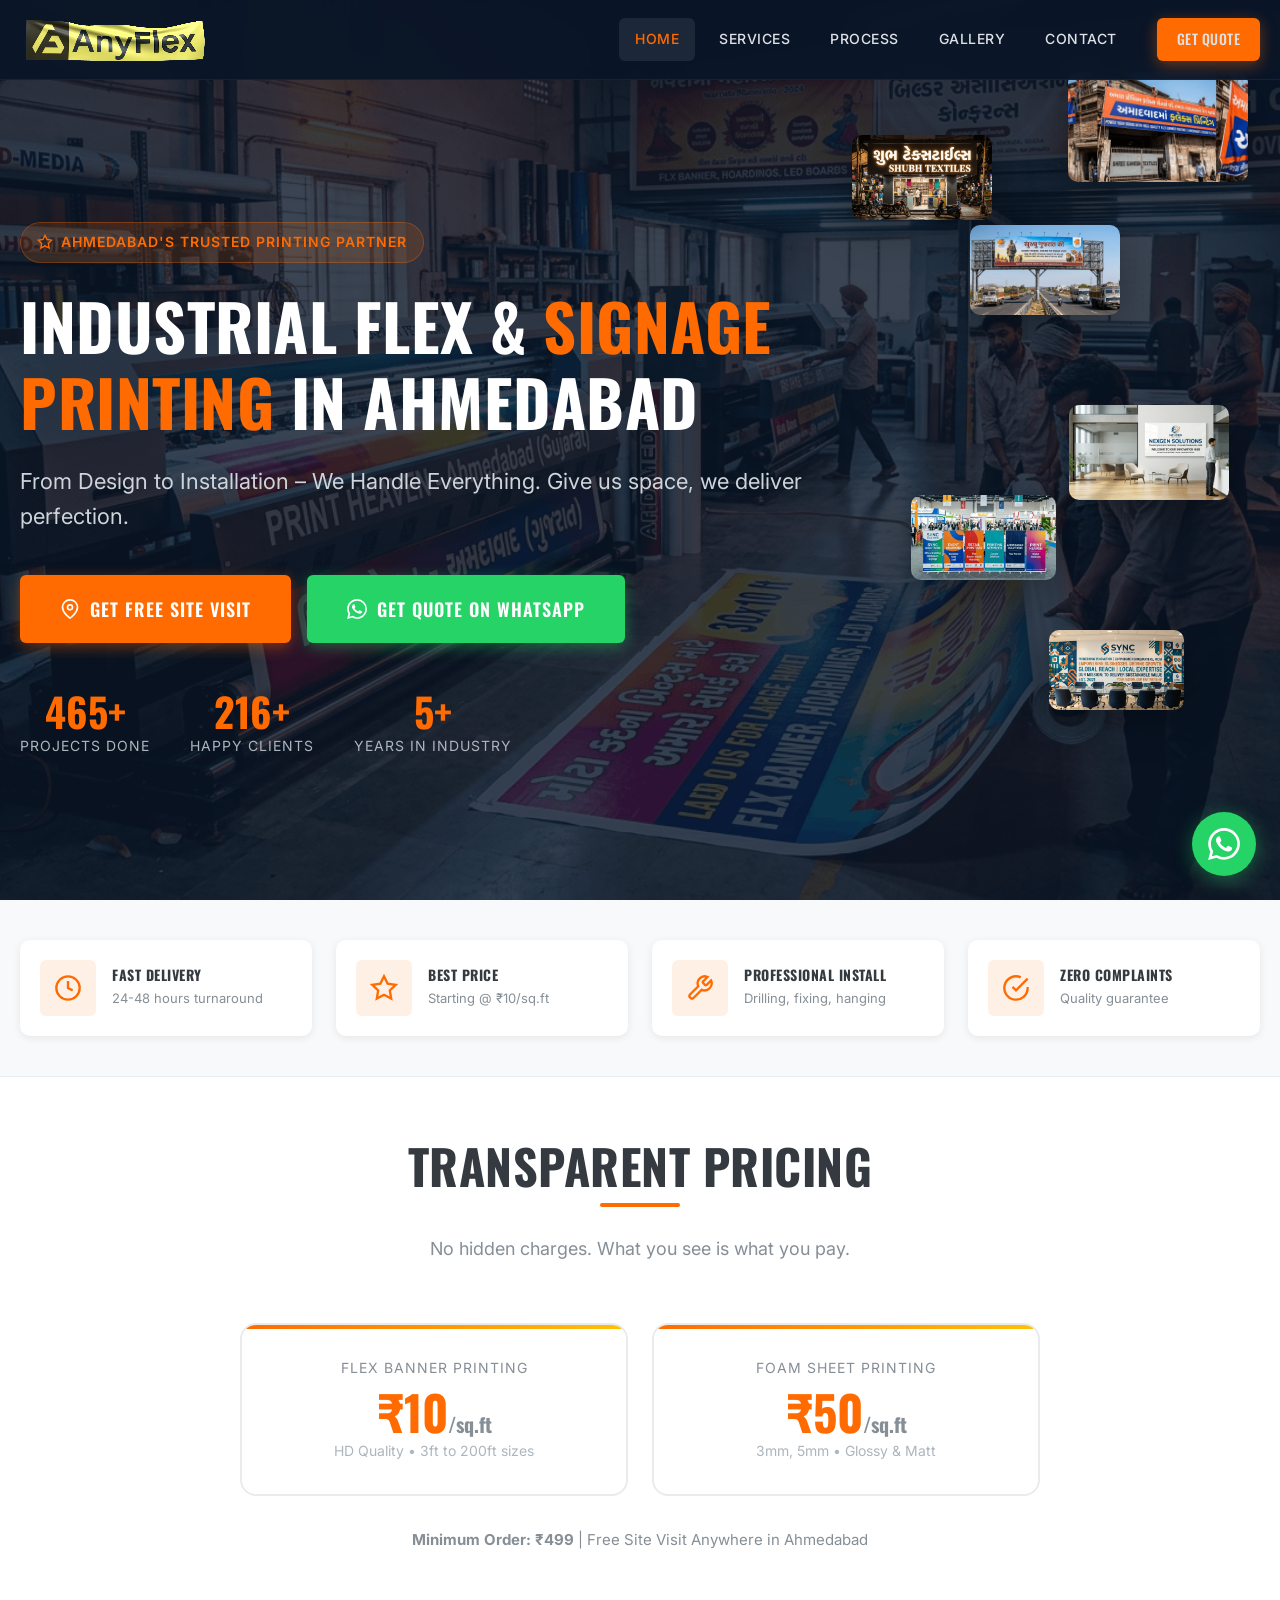
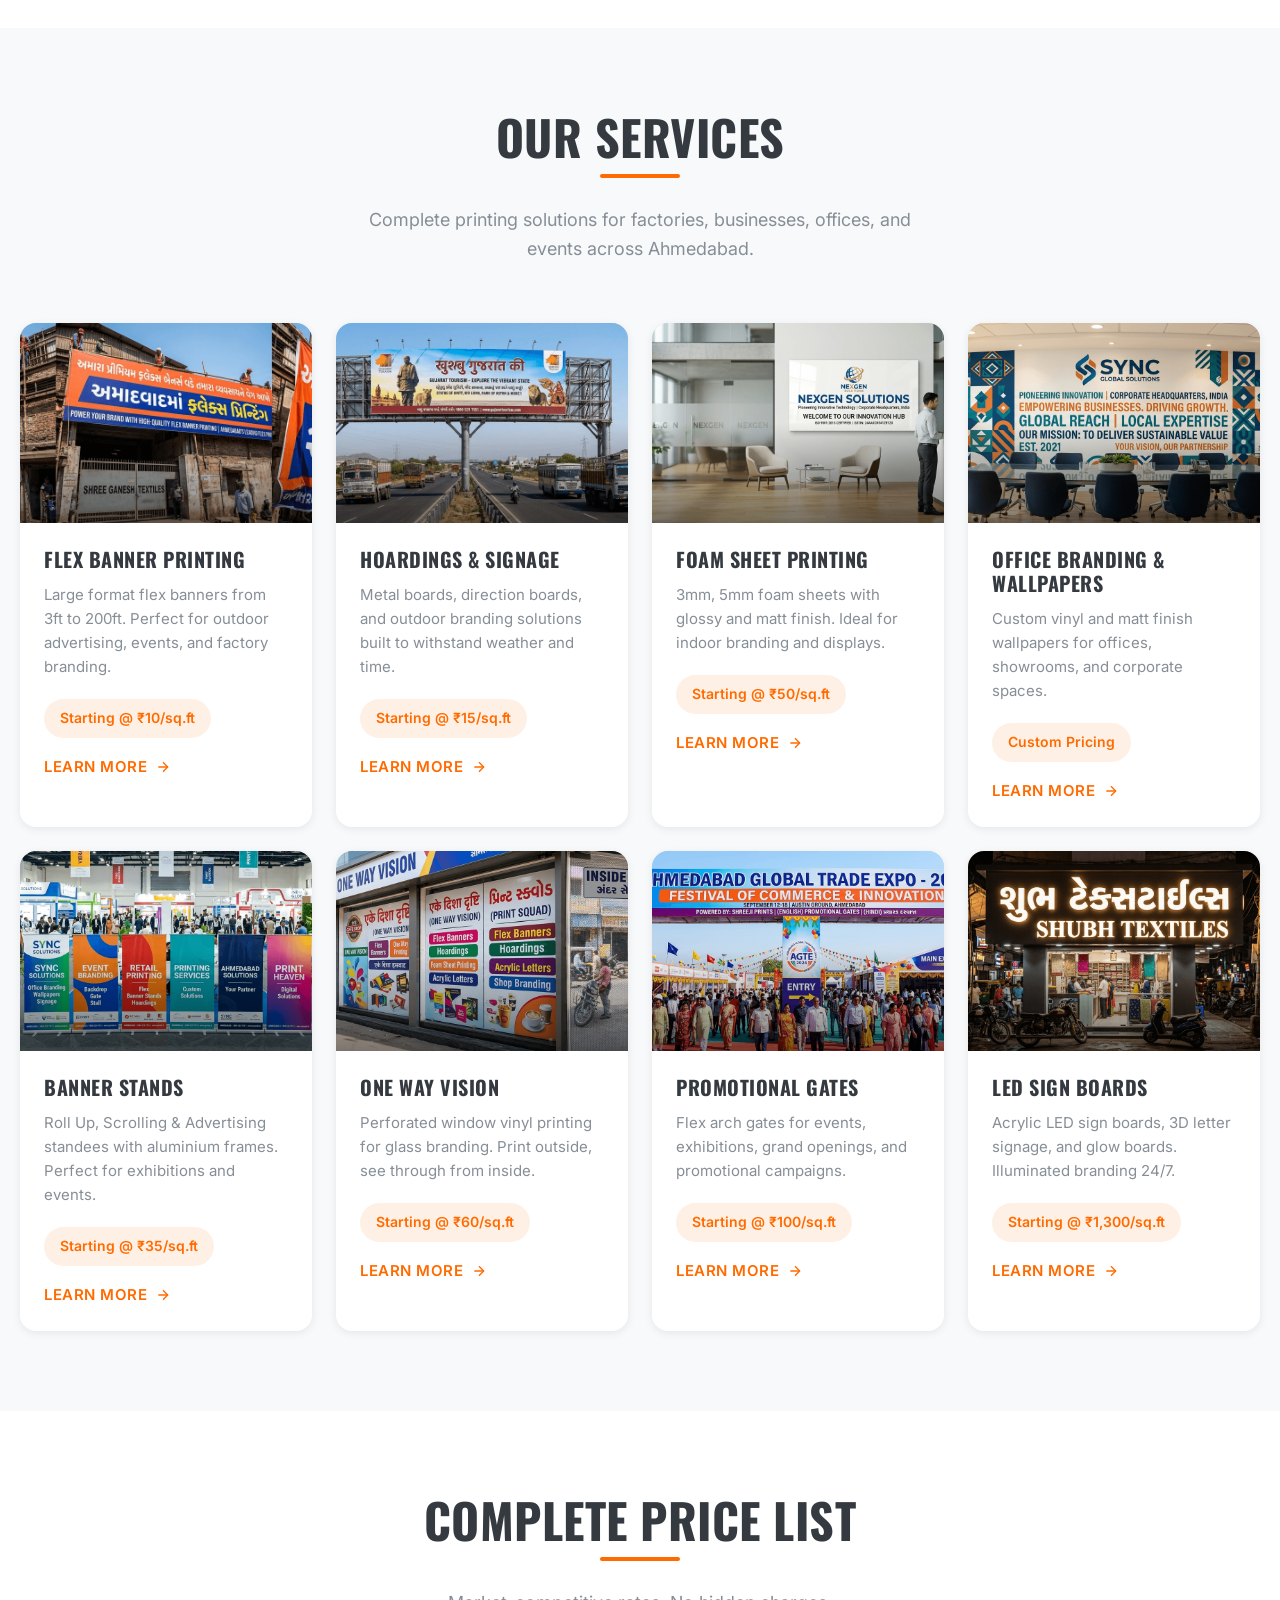
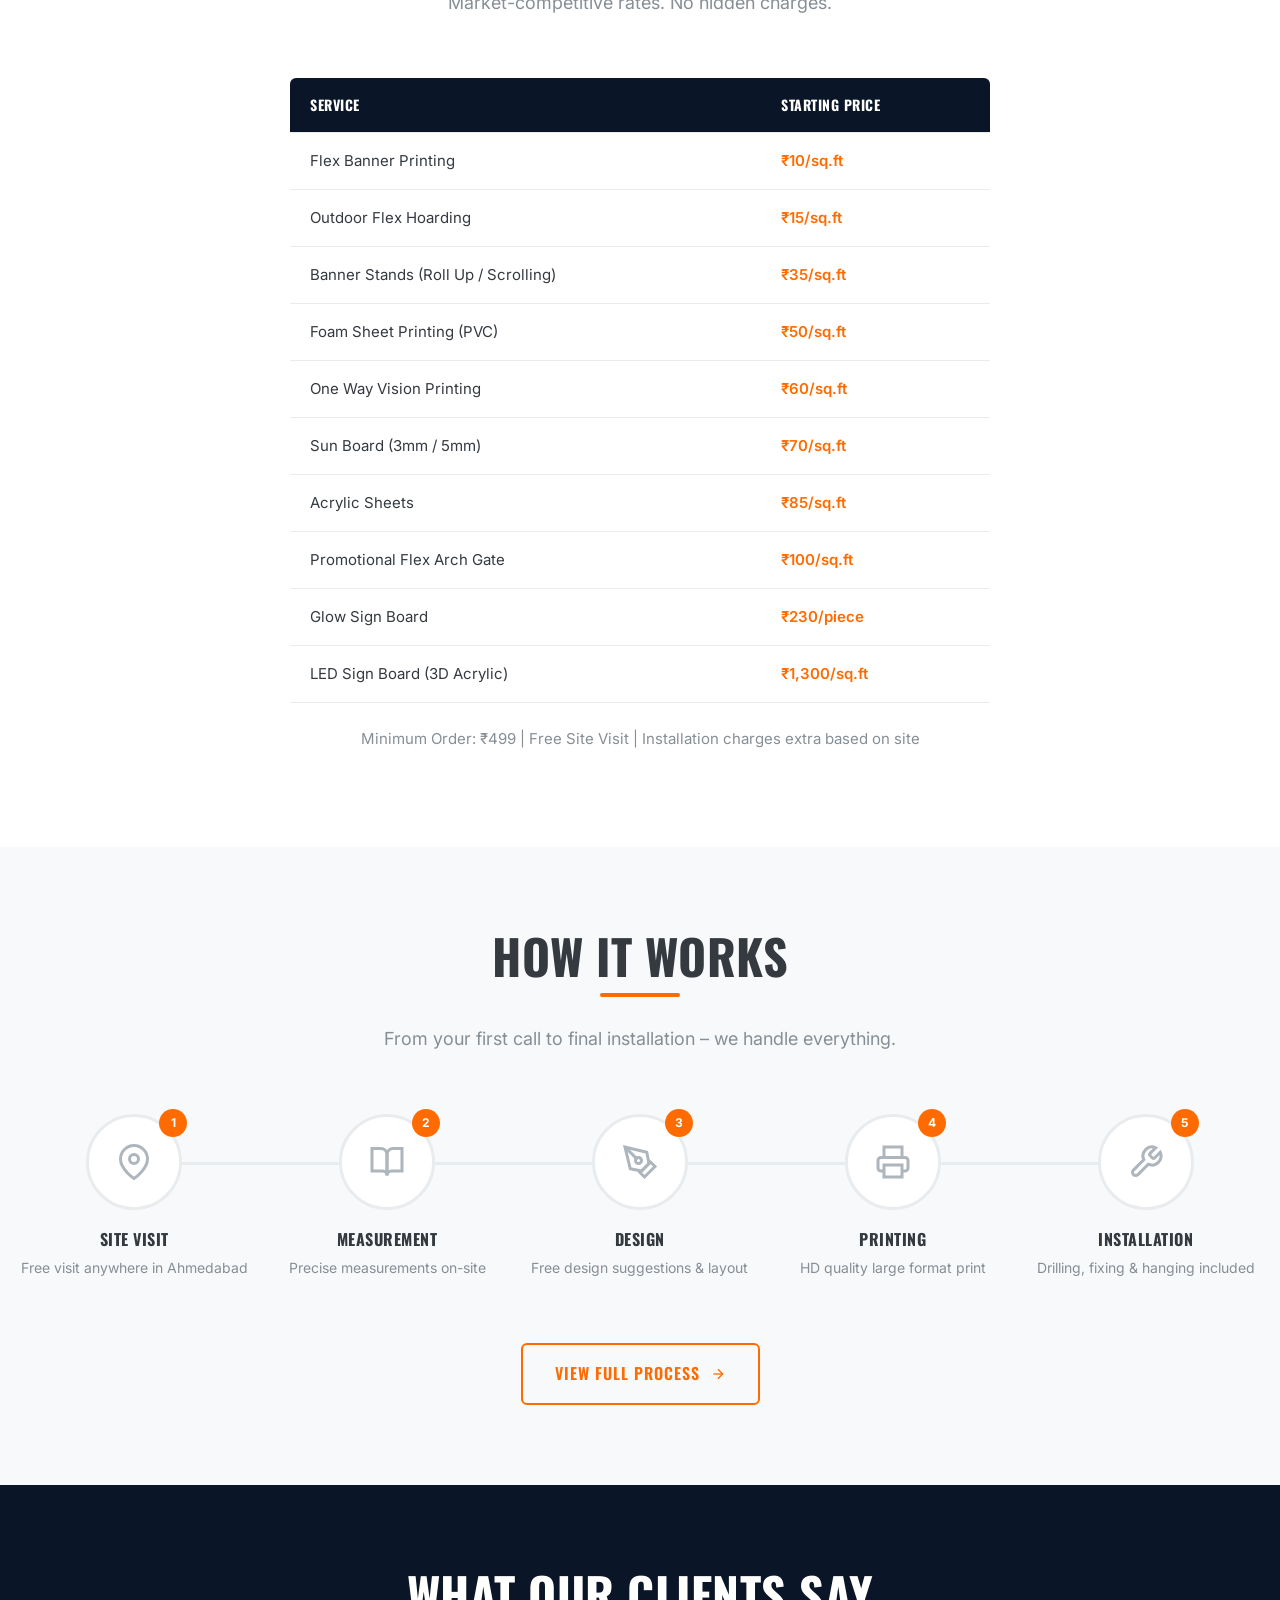
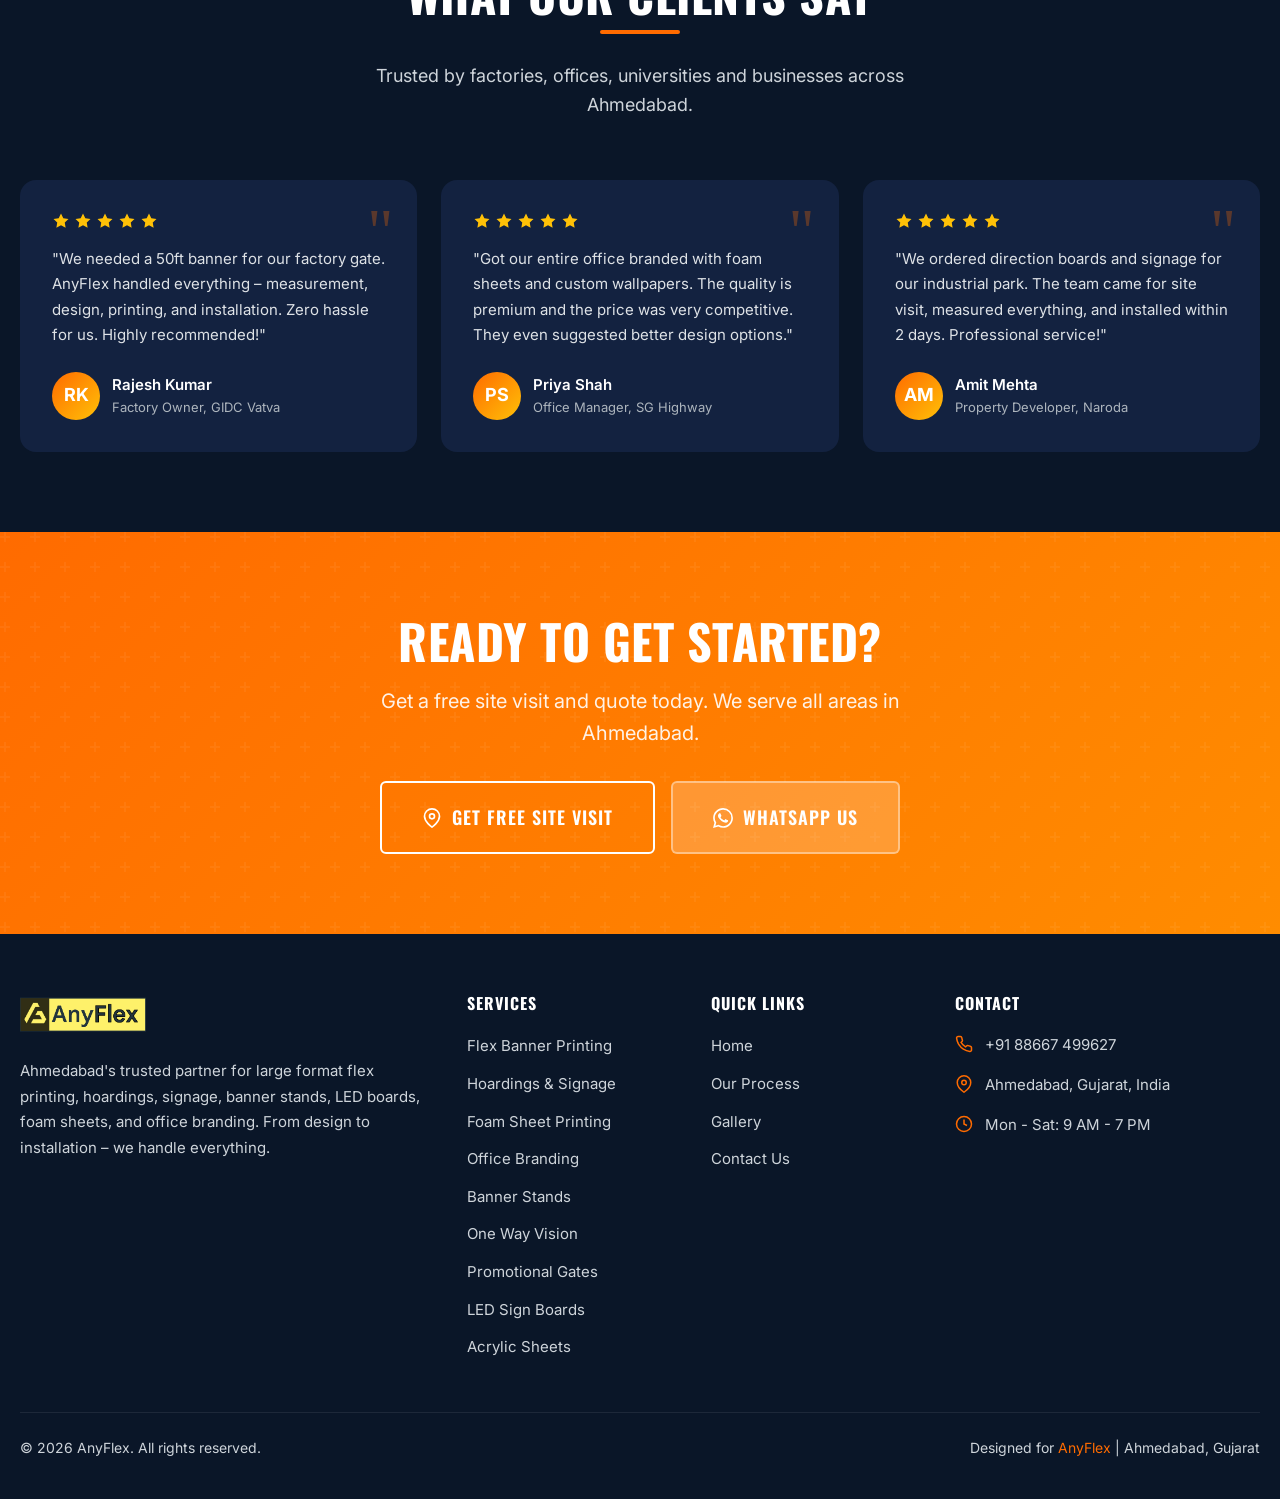
<file: index.html>
<!DOCTYPE html>
<html lang="en">
<head>
  <meta charset="UTF-8">
  <meta name="viewport" content="width=device-width, initial-scale=1.0">
  <meta name="description" content="AnyFlex - Industrial Flex Banner Printing, Hoardings, Signage, Banner Stands, LED Boards & Foam Sheets in Ahmedabad. Starting @ ₹10/sq.ft. Free site visit, design & installation. Call 88667499627">
  <meta name="keywords" content="flex banner printing ahmedabad, hoarding printing ahmedabad, signage board ahmedabad, foam sheet printing, banner standee ahmedabad, LED sign board ahmedabad, one way vision printing, promotional gates ahmedabad, acrylic sheets ahmedabad, large format printing ahmedabad, outdoor branding gujarat">
  <meta name="author" content="AnyFlex">
  <meta name="robots" content="index, follow">
  
  <meta property="og:title" content="Flex Banner Printing Ahmedabad | AnyFlex">
  <meta property="og:description" content="From Design to Installation – We Handle Everything. Flex Printing @ ₹10/sq.ft | Free Site Visit">
  <meta property="og:type" content="website">
  <meta property="og:locale" content="en_IN">
  
  <title>Flex Banner Printing Ahmedabad | Hoardings, Signage, Foam Sheets – AnyFlex</title>
  
  <link rel="preconnect" href="https://fonts.googleapis.com">
  <link rel="preconnect" href="https://fonts.gstatic.com" crossorigin>
  <link href="https://fonts.googleapis.com/css2?family=Inter:wght@400;500;600;700&family=Oswald:wght@500;600;700&display=swap" rel="stylesheet">
  
  <link rel="stylesheet" href="css/style.css">
  
  <script type="application/ld+json">
  {
    "@context": "https://schema.org",
    "@type": "LocalBusiness",
    "name": "AnyFlex",
    "description": "Industrial Flex & Signage Printing in Ahmedabad. From Design to Installation.",
    "telephone": "+9188667499627",
    "address": {
      "@type": "PostalAddress",
      "addressLocality": "Ahmedabad",
      "addressRegion": "Gujarat",
      "addressCountry": "IN"
    },
    "priceRange": "₹₹",
    "areaServed": "Ahmedabad, Gujarat"
  }
  </script>
</head>
<body>

  <header class="header">
    <div class="container header-inner">
      <a href="index.html" class="logo">
        <video class="logo-video" src="images/logo-org.webm" autoplay muted loop playsinline></video>
      </a>
      
      <button class="menu-toggle" aria-label="Toggle navigation">
        <span></span>
        <span></span>
        <span></span>
      </button>
      
      <nav class="nav">
        <a href="index.html">Home</a>
        <a href="#services">Services</a>
        <a href="process.html">Process</a>
        <a href="gallery.html">Gallery</a>
        <a href="contact.html">Contact</a>
        <div class="nav-cta">
          <a href="https://wa.me/9188667499627?text=Hi%20Print%20Heaven!%20I%20need%20a%20quote." class="btn btn-primary btn-sm" target="_blank">Get Quote</a>
        </div>
      </nav>
    </div>
  </header>
  
  <div class="mobile-overlay"></div>

  <section class="hero">
    <div class="hero-carousel">
      <div class="hero-slide active" style="background-image: url('images/hero-bg.jpg')"></div>
      <div class="hero-slide" style="background-image: url('images/gallery/gallery-1.jpg')"></div>
      <div class="hero-slide" style="background-image: url('images/gallery/gallery-2.jpg')"></div>
      <div class="hero-slide" style="background-image: url('images/gallery/gallery-3.jpg')"></div>
      <div class="hero-slide" style="background-image: url('images/gallery/gallery-4.jpg')"></div>
      <div class="hero-slide" style="background-image: url('images/gallery/gallery-5.jpg')"></div>
      <div class="hero-slide" style="background-image: url('images/gallery/gallery-6.jpg')"></div>
      <div class="hero-slide" style="background-image: url('images/gallery/gallery-7.jpg')"></div>
    </div>
    <div class="hero-overlay"></div>
    <div class="hero-floats">
      <div class="hero-float hero-float-1"></div>
      <div class="hero-float hero-float-2"></div>
      <div class="hero-float hero-float-3"></div>
      <div class="hero-float hero-float-4"></div>
      <div class="hero-float hero-float-5"></div>
      <div class="hero-float hero-float-6"></div>
    </div>
    
    <div class="container">
      <div class="hero-content">
        <div class="hero-badge">
          <svg viewBox="0 0 24 24" fill="none" stroke="currentColor" stroke-width="2"><path d="M12 2l3.09 6.26L22 9.27l-5 4.87 1.18 6.88L12 17.77l-6.18 3.25L7 14.14 2 9.27l6.91-1.01L12 2z"/></svg>
          Ahmedabad's Trusted Printing Partner
        </div>
        
        <h1>Industrial Flex & <span class="highlight">Signage Printing</span> in Ahmedabad</h1>
        
        <p class="hero-subtitle">From Design to Installation – We Handle Everything. Give us space, we deliver perfection.</p>
        
        <div class="hero-buttons">
          <a href="contact.html" class="btn btn-primary btn-lg">
            <svg width="20" height="20" viewBox="0 0 24 24" fill="none" stroke="currentColor" stroke-width="2"><path d="M21 10c0 7-9 13-9 13s-9-6-9-13a9 9 0 0 1 18 0z"/><circle cx="12" cy="10" r="3"/></svg>
            Get Free Site Visit
          </a>
          <a href="https://wa.me/9188667499627?text=Hi%20Print%20Heaven!%20I%20need%20a%20quote%20for%20my%20project." class="btn btn-whatsapp btn-lg" target="_blank">
            <svg width="20" height="20" viewBox="0 0 24 24" fill="currentColor"><path d="M17.472 14.382c-.297-.149-1.758-.867-2.03-.967-.273-.099-.471-.148-.67.15-.197.297-.767.966-.94 1.164-.173.199-.347.223-.644.075-.297-.15-1.255-.463-2.39-1.475-.883-.788-1.48-1.761-1.653-2.059-.173-.297-.018-.458.13-.606.134-.133.298-.347.446-.52.149-.174.198-.298.298-.497.099-.198.05-.371-.025-.52-.075-.149-.669-1.612-.916-2.207-.242-.579-.487-.5-.669-.51-.173-.008-.371-.01-.57-.01-.198 0-.52.074-.792.372-.272.297-1.04 1.016-1.04 2.479 0 1.462 1.065 2.875 1.213 3.074.149.198 2.096 3.2 5.077 4.487.709.306 1.262.489 1.694.625.712.227 1.36.195 1.871.118.571-.085 1.758-.719 2.006-1.413.248-.694.248-1.289.173-1.413-.074-.124-.272-.198-.57-.347m-5.421 7.403h-.004a9.87 9.87 0 01-5.031-1.378l-.361-.214-3.741.982.998-3.648-.235-.374a9.86 9.86 0 01-1.51-5.26c.001-5.45 4.436-9.884 9.888-9.884 2.64 0 5.122 1.03 6.988 2.898a9.825 9.825 0 012.893 6.994c-.003 5.45-4.437 9.884-9.885 9.884m8.413-18.297A11.815 11.815 0 0012.05 0C5.495 0 .16 5.335.157 11.892c0 2.096.547 4.142 1.588 5.945L.057 24l6.305-1.654a11.882 11.882 0 005.683 1.448h.005c6.554 0 11.89-5.335 11.893-11.893a11.821 11.821 0 00-3.48-8.413z"/></svg>
            Get Quote on WhatsApp
          </a>
        </div>
        
        <div class="hero-stats">
          <div class="hero-stat">
            <div class="hero-stat-value" data-count="560">0</div>
            <div class="hero-stat-label">Projects Done</div>
          </div>
          <div class="hero-stat">
            <div class="hero-stat-value" data-count="260">0</div>
            <div class="hero-stat-label">Happy Clients</div>
          </div>
          <div class="hero-stat">
            <div class="hero-stat-value" data-count="7">0</div>
            <div class="hero-stat-label">Years in Industry</div>
          </div>
        </div>
      </div>
    </div>
  </section>

  <section class="trust-badges">
    <div class="container">
      <div class="trust-badges-grid">
        <div class="trust-badge animate-on-scroll">
          <div class="trust-badge-icon">
            <svg viewBox="0 0 24 24" fill="none" stroke="currentColor" stroke-width="2"><circle cx="12" cy="12" r="10"/><polyline points="12 6 12 12 16 14"/></svg>
          </div>
          <div>
            <h4>Fast Delivery</h4>
            <p>24-48 hours turnaround</p>
          </div>
        </div>
        <div class="trust-badge animate-on-scroll animate-delay-1">
          <div class="trust-badge-icon">
            <svg viewBox="0 0 24 24" fill="none" stroke="currentColor" stroke-width="2"><path d="M12 2l3.09 6.26L22 9.27l-5 4.87 1.18 6.88L12 17.77l-6.18 3.25L7 14.14 2 9.27l6.91-1.01L12 2z"/></svg>
          </div>
          <div>
            <h4>Best Price</h4>
            <p>Starting @ ₹10/sq.ft</p>
          </div>
        </div>
        <div class="trust-badge animate-on-scroll animate-delay-2">
          <div class="trust-badge-icon">
            <svg viewBox="0 0 24 24" fill="none" stroke="currentColor" stroke-width="2"><path d="M14.7 6.3a1 1 0 0 0 0 1.4l1.6 1.6a1 1 0 0 0 1.4 0l3.77-3.77a6 6 0 0 1-7.94 7.94l-6.91 6.91a2.12 2.12 0 0 1-3-3l6.91-6.91a6 6 0 0 1 7.94-7.94l-3.76 3.76z"/></svg>
          </div>
          <div>
            <h4>Professional Install</h4>
            <p>Drilling, fixing, hanging</p>
          </div>
        </div>
        <div class="trust-badge animate-on-scroll animate-delay-3">
          <div class="trust-badge-icon">
            <svg viewBox="0 0 24 24" fill="none" stroke="currentColor" stroke-width="2"><path d="M22 11.08V12a10 10 0 1 1-5.93-9.14"/><polyline points="22 4 12 14.01 9 11.01"/></svg>
          </div>
          <div>
            <h4>Zero Complaints</h4>
            <p>Quality guarantee</p>
          </div>
        </div>
      </div>
    </div>
  </section>

  <section class="pricing-highlights">
    <div class="container">
      <div class="section-header">
        <h2>Transparent Pricing</h2>
        <p>No hidden charges. What you see is what you pay.</p>
      </div>
      
      <div class="pricing-cards">
        <div class="pricing-card animate-on-scroll">
          <div class="pricing-card-label">Flex Banner Printing</div>
          <div class="pricing-card-price">₹10<span>/sq.ft</span></div>
          <div class="pricing-card-note">HD Quality • 3ft to 200ft sizes</div>
        </div>
        <div class="pricing-card animate-on-scroll animate-delay-1">
          <div class="pricing-card-label">Foam Sheet Printing</div>
          <div class="pricing-card-price">₹50<span>/sq.ft</span></div>
          <div class="pricing-card-note">3mm, 5mm • Glossy & Matt</div>
        </div>
      </div>
      
      <div class="text-center" style="margin-top: 32px;">
        <p style="color: var(--gray-600); font-size: 0.9375rem;"><strong>Minimum Order: ₹499</strong> | Free Site Visit Anywhere in Ahmedabad</p>
      </div>
    </div>
  </section>

  <section class="section section-gray" id="services">
    <div class="container">
      <div class="section-header">
        <h2>Our Services</h2>
        <p>Complete printing solutions for factories, businesses, offices, and events across Ahmedabad.</p>
      </div>
      
      <div class="services-grid">
        <div class="service-card animate-on-scroll">
          <div class="service-card-image">
            <img src="images/services/flex-banner.jpg" alt="Flex banner printing service Ahmedabad large format outdoor banners" loading="lazy">
          </div>
          <div class="service-card-content">
            <h3>Flex Banner Printing</h3>
            <p>Large format flex banners from 3ft to 200ft. Perfect for outdoor advertising, events, and factory branding.</p>
            <div class="service-card-price">Starting @ ₹10/sq.ft</div>
            <a href="services/flex-banner-printing.html" class="service-card-link">
              Learn More
              <svg viewBox="0 0 24 24" fill="none" stroke="currentColor" stroke-width="2"><line x1="5" y1="12" x2="19" y2="12"/><polyline points="12 5 19 12 12 19"/></svg>
            </a>
          </div>
        </div>
        
        <div class="service-card animate-on-scroll animate-delay-1">
          <div class="service-card-image">
            <img src="images/services/hoardings.jpg" alt="Hoarding and signage boards Ahmedabad outdoor metal boards" loading="lazy">
          </div>
          <div class="service-card-content">
            <h3>Hoardings & Signage</h3>
            <p>Metal boards, direction boards, and outdoor branding solutions built to withstand weather and time.</p>
            <div class="service-card-price">Starting @ ₹15/sq.ft</div>
            <a href="services/hoardings-signage.html" class="service-card-link">
              Learn More
              <svg viewBox="0 0 24 24" fill="none" stroke="currentColor" stroke-width="2"><line x1="5" y1="12" x2="19" y2="12"/><polyline points="12 5 19 12 12 19"/></svg>
            </a>
          </div>
        </div>
        
        <div class="service-card animate-on-scroll animate-delay-2">
          <div class="service-card-image">
            <img src="images/services/foam-sheet.jpg" alt="Foam sheet printing service Ahmedabad indoor branding displays" loading="lazy">
          </div>
          <div class="service-card-content">
            <h3>Foam Sheet Printing</h3>
            <p>3mm, 5mm foam sheets with glossy and matt finish. Ideal for indoor branding and displays.</p>
            <div class="service-card-price">Starting @ ₹50/sq.ft</div>
            <a href="services/foam-sheet-printing.html" class="service-card-link">
              Learn More
              <svg viewBox="0 0 24 24" fill="none" stroke="currentColor" stroke-width="2"><line x1="5" y1="12" x2="19" y2="12"/><polyline points="12 5 19 12 12 19"/></svg>
            </a>
          </div>
        </div>
        
        <div class="service-card animate-on-scroll animate-delay-3">
          <div class="service-card-image">
            <img src="images/services/office-branding.jpg" alt="Office branding and custom wallpapers Ahmedabad corporate spaces" loading="lazy">
          </div>
          <div class="service-card-content">
            <h3>Office Branding & Wallpapers</h3>
            <p>Custom vinyl and matt finish wallpapers for offices, showrooms, and corporate spaces.</p>
            <div class="service-card-price">Custom Pricing</div>
            <a href="services/office-branding-wallpapers.html" class="service-card-link">
              Learn More
              <svg viewBox="0 0 24 24" fill="none" stroke="currentColor" stroke-width="2"><line x1="5" y1="12" x2="19" y2="12"/><polyline points="12 5 19 12 12 19"/></svg>
            </a>
          </div>
        </div>

        <div class="service-card animate-on-scroll">
          <div class="service-card-image">
            <img src="images/services/banner-stands.jpg" alt="Roll up banner stands and scrolling standees Ahmedabad exhibitions" loading="lazy">
          </div>
          <div class="service-card-content">
            <h3>Banner Stands</h3>
            <p>Roll Up, Scrolling & Advertising standees with aluminium frames. Perfect for exhibitions and events.</p>
            <div class="service-card-price">Starting @ ₹35/sq.ft</div>
            <a href="services/banner-stands.html" class="service-card-link">
              Learn More
              <svg viewBox="0 0 24 24" fill="none" stroke="currentColor" stroke-width="2"><line x1="5" y1="12" x2="19" y2="12"/><polyline points="12 5 19 12 12 19"/></svg>
            </a>
          </div>
        </div>

        <div class="service-card animate-on-scroll animate-delay-1">
          <div class="service-card-image">
            <img src="images/services/one-way-vision.jpg" alt="One way vision printing window vinyl glass branding Ahmedabad" loading="lazy">
          </div>
          <div class="service-card-content">
            <h3>One Way Vision</h3>
            <p>Perforated window vinyl printing for glass branding. Print outside, see through from inside.</p>
            <div class="service-card-price">Starting @ ₹60/sq.ft</div>
            <a href="services/one-way-vision.html" class="service-card-link">
              Learn More
              <svg viewBox="0 0 24 24" fill="none" stroke="currentColor" stroke-width="2"><line x1="5" y1="12" x2="19" y2="12"/><polyline points="12 5 19 12 12 19"/></svg>
            </a>
          </div>
        </div>

        <div class="service-card animate-on-scroll animate-delay-2">
          <div class="service-card-image">
            <img src="images/services/promotional-gates.jpg" alt="Promotional flex arch gates event entrance Ahmedabad" loading="lazy">
          </div>
          <div class="service-card-content">
            <h3>Promotional Gates</h3>
            <p>Flex arch gates for events, exhibitions, grand openings, and promotional campaigns.</p>
            <div class="service-card-price">Starting @ ₹100/sq.ft</div>
            <a href="services/promotional-gates.html" class="service-card-link">
              Learn More
              <svg viewBox="0 0 24 24" fill="none" stroke="currentColor" stroke-width="2"><line x1="5" y1="12" x2="19" y2="12"/><polyline points="12 5 19 12 12 19"/></svg>
            </a>
          </div>
        </div>

        <div class="service-card animate-on-scroll animate-delay-3">
          <div class="service-card-image">
            <img src="images/services/led-boards.jpg" alt="LED sign boards acrylic illuminated signage Ahmedabad night" loading="lazy">
          </div>
          <div class="service-card-content">
            <h3>LED Sign Boards</h3>
            <p>Acrylic LED sign boards, 3D letter signage, and glow boards. Illuminated branding 24/7.</p>
            <div class="service-card-price">Starting @ ₹1,300/sq.ft</div>
            <a href="services/led-sign-boards.html" class="service-card-link">
              Learn More
              <svg viewBox="0 0 24 24" fill="none" stroke="currentColor" stroke-width="2"><line x1="5" y1="12" x2="19" y2="12"/><polyline points="12 5 19 12 12 19"/></svg>
            </a>
          </div>
        </div>
      </div>
    </div>
  </section>

  <section class="section">
    <div class="container">
      <div class="section-header">
        <h2>Complete Price List</h2>
        <p>Market-competitive rates. No hidden charges.</p>
      </div>
      <div style="max-width: 700px; margin: 0 auto;">
        <table class="size-table">
          <thead><tr><th>Service</th><th>Starting Price</th></tr></thead>
          <tbody>
            <tr><td>Flex Banner Printing</td><td class="price">₹10/sq.ft</td></tr>
            <tr><td>Outdoor Flex Hoarding</td><td class="price">₹15/sq.ft</td></tr>
            <tr><td>Banner Stands (Roll Up / Scrolling)</td><td class="price">₹35/sq.ft</td></tr>
            <tr><td>Foam Sheet Printing (PVC)</td><td class="price">₹50/sq.ft</td></tr>
            <tr><td>One Way Vision Printing</td><td class="price">₹60/sq.ft</td></tr>
            <tr><td>Sun Board (3mm / 5mm)</td><td class="price">₹70/sq.ft</td></tr>
            <tr><td>Acrylic Sheets</td><td class="price">₹85/sq.ft</td></tr>
            <tr><td>Promotional Flex Arch Gate</td><td class="price">₹100/sq.ft</td></tr>
            <tr><td>Glow Sign Board</td><td class="price">₹230/piece</td></tr>
            <tr><td>LED Sign Board (3D Acrylic)</td><td class="price">₹1,300/sq.ft</td></tr>
          </tbody>
        </table>
        <p style="text-align:center; color: var(--gray-600); margin-top: 16px; font-size: 0.9375rem;">Minimum Order: ₹499 | Free Site Visit | Installation charges extra based on site</p>
      </div>
    </div>
  </section>

  <section class="section section-gray">
    <div class="container">
      <div class="section-header">
        <h2>How It Works</h2>
        <p>From your first call to final installation – we handle everything.</p>
      </div>
      
      <div class="process-steps">
        <div class="process-step animate-on-scroll">
          <div class="process-step-number">
            <svg viewBox="0 0 24 24" fill="none" stroke="currentColor" stroke-width="2"><path d="M21 10c0 7-9 13-9 13s-9-6-9-13a9 9 0 0 1 18 0z"/><circle cx="12" cy="10" r="3"/></svg>
            <span class="process-step-num">1</span>
          </div>
          <h4>Site Visit</h4>
          <p>Free visit anywhere in Ahmedabad</p>
        </div>
        
        <div class="process-step animate-on-scroll animate-delay-1">
          <div class="process-step-number">
            <svg viewBox="0 0 24 24" fill="none" stroke="currentColor" stroke-width="2"><path d="M2 3h6a4 4 0 0 1 4 4v14a3 3 0 0 0-3-3H2z"/><path d="M22 3h-6a4 4 0 0 0-4 4v14a3 3 0 0 1 3-3h7z"/></svg>
            <span class="process-step-num">2</span>
          </div>
          <h4>Measurement</h4>
          <p>Precise measurements on-site</p>
        </div>
        
        <div class="process-step animate-on-scroll animate-delay-2">
          <div class="process-step-number">
            <svg viewBox="0 0 24 24" fill="none" stroke="currentColor" stroke-width="2"><path d="M12 19l7-7 3 3-7 7-3-3z"/><path d="M18 13l-1.5-7.5L2 2l3.5 14.5L13 18l5-5z"/><path d="M2 2l7.586 7.586"/><circle cx="11" cy="11" r="2"/></svg>
            <span class="process-step-num">3</span>
          </div>
          <h4>Design</h4>
          <p>Free design suggestions & layout</p>
        </div>
        
        <div class="process-step animate-on-scroll animate-delay-3">
          <div class="process-step-number">
            <svg viewBox="0 0 24 24" fill="none" stroke="currentColor" stroke-width="2"><polyline points="6 9 6 2 18 2 18 9"/><path d="M6 18H4a2 2 0 0 1-2-2v-5a2 2 0 0 1 2-2h16a2 2 0 0 1 2 2v5a2 2 0 0 1-2 2h-2"/><rect x="6" y="14" width="12" height="8"/></svg>
            <span class="process-step-num">4</span>
          </div>
          <h4>Printing</h4>
          <p>HD quality large format print</p>
        </div>
        
        <div class="process-step animate-on-scroll animate-delay-4">
          <div class="process-step-number">
            <svg viewBox="0 0 24 24" fill="none" stroke="currentColor" stroke-width="2"><path d="M14.7 6.3a1 1 0 0 0 0 1.4l1.6 1.6a1 1 0 0 0 1.4 0l3.77-3.77a6 6 0 0 1-7.94 7.94l-6.91 6.91a2.12 2.12 0 0 1-3-3l6.91-6.91a6 6 0 0 1 7.94-7.94l-3.76 3.76z"/></svg>
            <span class="process-step-num">5</span>
          </div>
          <h4>Installation</h4>
          <p>Drilling, fixing & hanging included</p>
        </div>
      </div>
      
      <div class="text-center" style="margin-top: 48px;">
        <a href="process.html" class="btn btn-outline">
          View Full Process
          <svg width="16" height="16" viewBox="0 0 24 24" fill="none" stroke="currentColor" stroke-width="2"><line x1="5" y1="12" x2="19" y2="12"/><polyline points="12 5 19 12 12 19"/></svg>
        </a>
      </div>
    </div>
  </section>

  <section class="section section-dark">
    <div class="container">
      <div class="section-header">
        <h2>What Our Clients Say</h2>
        <p>Trusted by factories, offices, universities and businesses across Ahmedabad.</p>
      </div>
      
      <div class="testimonials-grid">
        <div class="testimonial-card animate-on-scroll">
          <div class="testimonial-stars">
            <svg viewBox="0 0 24 24"><path d="M12 2l3.09 6.26L22 9.27l-5 4.87 1.18 6.88L12 17.77l-6.18 3.25L7 14.14 2 9.27l6.91-1.01L12 2z"/></svg>
            <svg viewBox="0 0 24 24"><path d="M12 2l3.09 6.26L22 9.27l-5 4.87 1.18 6.88L12 17.77l-6.18 3.25L7 14.14 2 9.27l6.91-1.01L12 2z"/></svg>
            <svg viewBox="0 0 24 24"><path d="M12 2l3.09 6.26L22 9.27l-5 4.87 1.18 6.88L12 17.77l-6.18 3.25L7 14.14 2 9.27l6.91-1.01L12 2z"/></svg>
            <svg viewBox="0 0 24 24"><path d="M12 2l3.09 6.26L22 9.27l-5 4.87 1.18 6.88L12 17.77l-6.18 3.25L7 14.14 2 9.27l6.91-1.01L12 2z"/></svg>
            <svg viewBox="0 0 24 24"><path d="M12 2l3.09 6.26L22 9.27l-5 4.87 1.18 6.88L12 17.77l-6.18 3.25L7 14.14 2 9.27l6.91-1.01L12 2z"/></svg>
          </div>
          <p class="testimonial-text">"We needed a 50ft banner for our factory gate. AnyFlex handled everything – measurement, design, printing, and installation. Zero hassle for us. Highly recommended!"</p>
          <div class="testimonial-author">
            <div class="testimonial-avatar">RK</div>
            <div>
              <div class="testimonial-name">Rajesh Kumar</div>
              <div class="testimonial-role">Factory Owner, GIDC Vatva</div>
            </div>
          </div>
        </div>
        
        <div class="testimonial-card animate-on-scroll animate-delay-1">
          <div class="testimonial-stars">
            <svg viewBox="0 0 24 24"><path d="M12 2l3.09 6.26L22 9.27l-5 4.87 1.18 6.88L12 17.77l-6.18 3.25L7 14.14 2 9.27l6.91-1.01L12 2z"/></svg>
            <svg viewBox="0 0 24 24"><path d="M12 2l3.09 6.26L22 9.27l-5 4.87 1.18 6.88L12 17.77l-6.18 3.25L7 14.14 2 9.27l6.91-1.01L12 2z"/></svg>
            <svg viewBox="0 0 24 24"><path d="M12 2l3.09 6.26L22 9.27l-5 4.87 1.18 6.88L12 17.77l-6.18 3.25L7 14.14 2 9.27l6.91-1.01L12 2z"/></svg>
            <svg viewBox="0 0 24 24"><path d="M12 2l3.09 6.26L22 9.27l-5 4.87 1.18 6.88L12 17.77l-6.18 3.25L7 14.14 2 9.27l6.91-1.01L12 2z"/></svg>
            <svg viewBox="0 0 24 24"><path d="M12 2l3.09 6.26L22 9.27l-5 4.87 1.18 6.88L12 17.77l-6.18 3.25L7 14.14 2 9.27l6.91-1.01L12 2z"/></svg>
          </div>
          <p class="testimonial-text">"Got our entire office branded with foam sheets and custom wallpapers. The quality is premium and the price was very competitive. They even suggested better design options."</p>
          <div class="testimonial-author">
            <div class="testimonial-avatar">PS</div>
            <div>
              <div class="testimonial-name">Priya Shah</div>
              <div class="testimonial-role">Office Manager, SG Highway</div>
            </div>
          </div>
        </div>
        
        <div class="testimonial-card animate-on-scroll animate-delay-2">
          <div class="testimonial-stars">
            <svg viewBox="0 0 24 24"><path d="M12 2l3.09 6.26L22 9.27l-5 4.87 1.18 6.88L12 17.77l-6.18 3.25L7 14.14 2 9.27l6.91-1.01L12 2z"/></svg>
            <svg viewBox="0 0 24 24"><path d="M12 2l3.09 6.26L22 9.27l-5 4.87 1.18 6.88L12 17.77l-6.18 3.25L7 14.14 2 9.27l6.91-1.01L12 2z"/></svg>
            <svg viewBox="0 0 24 24"><path d="M12 2l3.09 6.26L22 9.27l-5 4.87 1.18 6.88L12 17.77l-6.18 3.25L7 14.14 2 9.27l6.91-1.01L12 2z"/></svg>
            <svg viewBox="0 0 24 24"><path d="M12 2l3.09 6.26L22 9.27l-5 4.87 1.18 6.88L12 17.77l-6.18 3.25L7 14.14 2 9.27l6.91-1.01L12 2z"/></svg>
            <svg viewBox="0 0 24 24"><path d="M12 2l3.09 6.26L22 9.27l-5 4.87 1.18 6.88L12 17.77l-6.18 3.25L7 14.14 2 9.27l6.91-1.01L12 2z"/></svg>
          </div>
          <p class="testimonial-text">"We ordered direction boards and signage for our industrial park. The team came for site visit, measured everything, and installed within 2 days. Professional service!"</p>
          <div class="testimonial-author">
            <div class="testimonial-avatar">AM</div>
            <div>
              <div class="testimonial-name">Amit Mehta</div>
              <div class="testimonial-role">Property Developer, Naroda</div>
            </div>
          </div>
        </div>
      </div>
    </div>
  </section>

  <section class="cta-section">
    <div class="container">
      <div class="cta-content">
        <h2>Ready to Get Started?</h2>
        <p>Get a free site visit and quote today. We serve all areas in Ahmedabad.</p>
        <div class="cta-buttons">
          <a href="contact.html" class="btn btn-secondary btn-lg">
            <svg width="20" height="20" viewBox="0 0 24 24" fill="none" stroke="currentColor" stroke-width="2"><path d="M21 10c0 7-9 13-9 13s-9-6-9-13a9 9 0 0 1 18 0z"/><circle cx="12" cy="10" r="3"/></svg>
            Get Free Site Visit
          </a>
          <a href="https://wa.me/9188667499627?text=Hi%20Print%20Heaven!%20I%20need%20a%20quote." class="btn btn-lg" style="background: rgba(255,255,255,0.2); color: #fff; border: 2px solid rgba(255,255,255,0.4);">
            <svg width="20" height="20" viewBox="0 0 24 24" fill="currentColor"><path d="M17.472 14.382c-.297-.149-1.758-.867-2.03-.967-.273-.099-.471-.148-.67.15-.197.297-.767.966-.94 1.164-.173.199-.347.223-.644.075-.297-.15-1.255-.463-2.39-1.475-.883-.788-1.48-1.761-1.653-2.059-.173-.297-.018-.458.13-.606.134-.133.298-.347.446-.52.149-.174.198-.298.298-.497.099-.198.05-.371-.025-.52-.075-.149-.669-1.612-.916-2.207-.242-.579-.487-.5-.669-.51-.173-.008-.371-.01-.57-.01-.198 0-.52.074-.792.372-.272.297-1.04 1.016-1.04 2.479 0 1.462 1.065 2.875 1.213 3.074.149.198 2.096 3.2 5.077 4.487.709.306 1.262.489 1.694.625.712.227 1.36.195 1.871.118.571-.085 1.758-.719 2.006-1.413.248-.694.248-1.289.173-1.413-.074-.124-.272-.198-.57-.347m-5.421 7.403h-.004a9.87 9.87 0 01-5.031-1.378l-.361-.214-3.741.982.998-3.648-.235-.374a9.86 9.86 0 01-1.51-5.26c.001-5.45 4.436-9.884 9.888-9.884 2.64 0 5.122 1.03 6.988 2.898a9.825 9.825 0 012.893 6.994c-.003 5.45-4.437 9.884-9.885 9.884m8.413-18.297A11.815 11.815 0 0012.05 0C5.495 0 .16 5.335.157 11.892c0 2.096.547 4.142 1.588 5.945L.057 24l6.305-1.654a11.882 11.882 0 005.683 1.448h.005c6.554 0 11.89-5.335 11.893-11.893a11.821 11.821 0 00-3.48-8.413z"/></svg>
            WhatsApp Us
          </a>
        </div>
      </div>
    </div>
  </section>

  <footer class="footer">
    <div class="container">
      <div class="footer-grid">
        <div class="footer-brand">
          <a href="index.html" class="logo">
            <img src="images/logo.png" alt="AnyFlex logo" style="height:48px;width:auto;">
          </a>
          <p>Ahmedabad's trusted partner for large format flex printing, hoardings, signage, banner stands, LED boards, foam sheets, and office branding. From design to installation – we handle everything.</p>
        </div>
        
        <div>
          <h4>Services</h4>
          <ul class="footer-links">
            <li><a href="services/flex-banner-printing.html">Flex Banner Printing</a></li>
            <li><a href="services/hoardings-signage.html">Hoardings & Signage</a></li>
            <li><a href="services/foam-sheet-printing.html">Foam Sheet Printing</a></li>
            <li><a href="services/office-branding-wallpapers.html">Office Branding</a></li>
            <li><a href="services/banner-stands.html">Banner Stands</a></li>
            <li><a href="services/one-way-vision.html">One Way Vision</a></li>
            <li><a href="services/promotional-gates.html">Promotional Gates</a></li>
            <li><a href="services/led-sign-boards.html">LED Sign Boards</a></li>
            <li><a href="services/acrylic-sheets.html">Acrylic Sheets</a></li>
          </ul>
        </div>
        
        <div>
          <h4>Quick Links</h4>
          <ul class="footer-links">
            <li><a href="index.html">Home</a></li>
            <li><a href="process.html">Our Process</a></li>
            <li><a href="gallery.html">Gallery</a></li>
            <li><a href="contact.html">Contact Us</a></li>
          </ul>
        </div>
        
        <div>
          <h4>Contact</h4>
          <ul class="footer-contact">
            <li>
              <svg viewBox="0 0 24 24" fill="none" stroke="currentColor" stroke-width="2"><path d="M22 16.92v3a2 2 0 0 1-2.18 2 19.79 19.79 0 0 1-8.63-3.07 19.5 19.5 0 0 1-6-6 19.79 19.79 0 0 1-3.07-8.67A2 2 0 0 1 4.11 2h3a2 2 0 0 1 2 1.72 12.84 12.84 0 0 0 .7 2.81 2 2 0 0 1-.45 2.11L8.09 9.91a16 16 0 0 0 6 6l1.27-1.27a2 2 0 0 1 2.11-.45 12.84 12.84 0 0 0 2.81.7A2 2 0 0 1 22 16.92z"/></svg>
              <a href="tel:+9188667499627">+91 88667 499627</a>
            </li>
            <li>
              <svg viewBox="0 0 24 24" fill="none" stroke="currentColor" stroke-width="2"><path d="M21 10c0 7-9 13-9 13s-9-6-9-13a9 9 0 0 1 18 0z"/><circle cx="12" cy="10" r="3"/></svg>
              <span>Ahmedabad, Gujarat, India</span>
            </li>
            <li>
              <svg viewBox="0 0 24 24" fill="none" stroke="currentColor" stroke-width="2"><circle cx="12" cy="12" r="10"/><polyline points="12 6 12 12 16 14"/></svg>
              <span>Mon - Sat: 9 AM - 7 PM</span>
            </li>
          </ul>
        </div>
      </div>
      
      <div class="footer-bottom">
        <p>&copy; 2026 AnyFlex. All rights reserved.</p>
        <p>Designed for <a href="index.html">AnyFlex</a> | Ahmedabad, Gujarat</p>
      </div>
    </div>
  </footer>

  <div class="whatsapp-sticky">
    <div class="whatsapp-tooltip">Chat with us on WhatsApp</div>
    <a href="https://wa.me/9188667499627?text=Hi%20Print%20Heaven!%20I%20need%20a%20quote." class="whatsapp-btn" target="_blank" aria-label="Chat on WhatsApp">
      <svg viewBox="0 0 24 24" fill="currentColor"><path d="M17.472 14.382c-.297-.149-1.758-.867-2.03-.967-.273-.099-.471-.148-.67.15-.197.297-.767.966-.94 1.164-.173.199-.347.223-.644.075-.297-.15-1.255-.463-2.39-1.475-.883-.788-1.48-1.761-1.653-2.059-.173-.297-.018-.458.13-.606.134-.133.298-.347.446-.52.149-.174.198-.298.298-.497.099-.198.05-.371-.025-.52-.075-.149-.669-1.612-.916-2.207-.242-.579-.487-.5-.669-.51-.173-.008-.371-.01-.57-.01-.198 0-.52.074-.792.372-.272.297-1.04 1.016-1.04 2.479 0 1.462 1.065 2.875 1.213 3.074.149.198 2.096 3.2 5.077 4.487.709.306 1.262.489 1.694.625.712.227 1.36.195 1.871.118.571-.085 1.758-.719 2.006-1.413.248-.694.248-1.289.173-1.413-.074-.124-.272-.198-.57-.347m-5.421 7.403h-.004a9.87 9.87 0 01-5.031-1.378l-.361-.214-3.741.982.998-3.648-.235-.374a9.86 9.86 0 01-1.51-5.26c.001-5.45 4.436-9.884 9.888-9.884 2.64 0 5.122 1.03 6.988 2.898a9.825 9.825 0 012.893 6.994c-.003 5.45-4.437 9.884-9.885 9.884m8.413-18.297A11.815 11.815 0 0012.05 0C5.495 0 .16 5.335.157 11.892c0 2.096.547 4.142 1.588 5.945L.057 24l6.305-1.654a11.882 11.882 0 005.683 1.448h.005c6.554 0 11.89-5.335 11.893-11.893a11.821 11.821 0 00-3.48-8.413z"/></svg>
    </a>
  </div>

  <script src="js/main.js"></script>
</body>
</html>
</file>
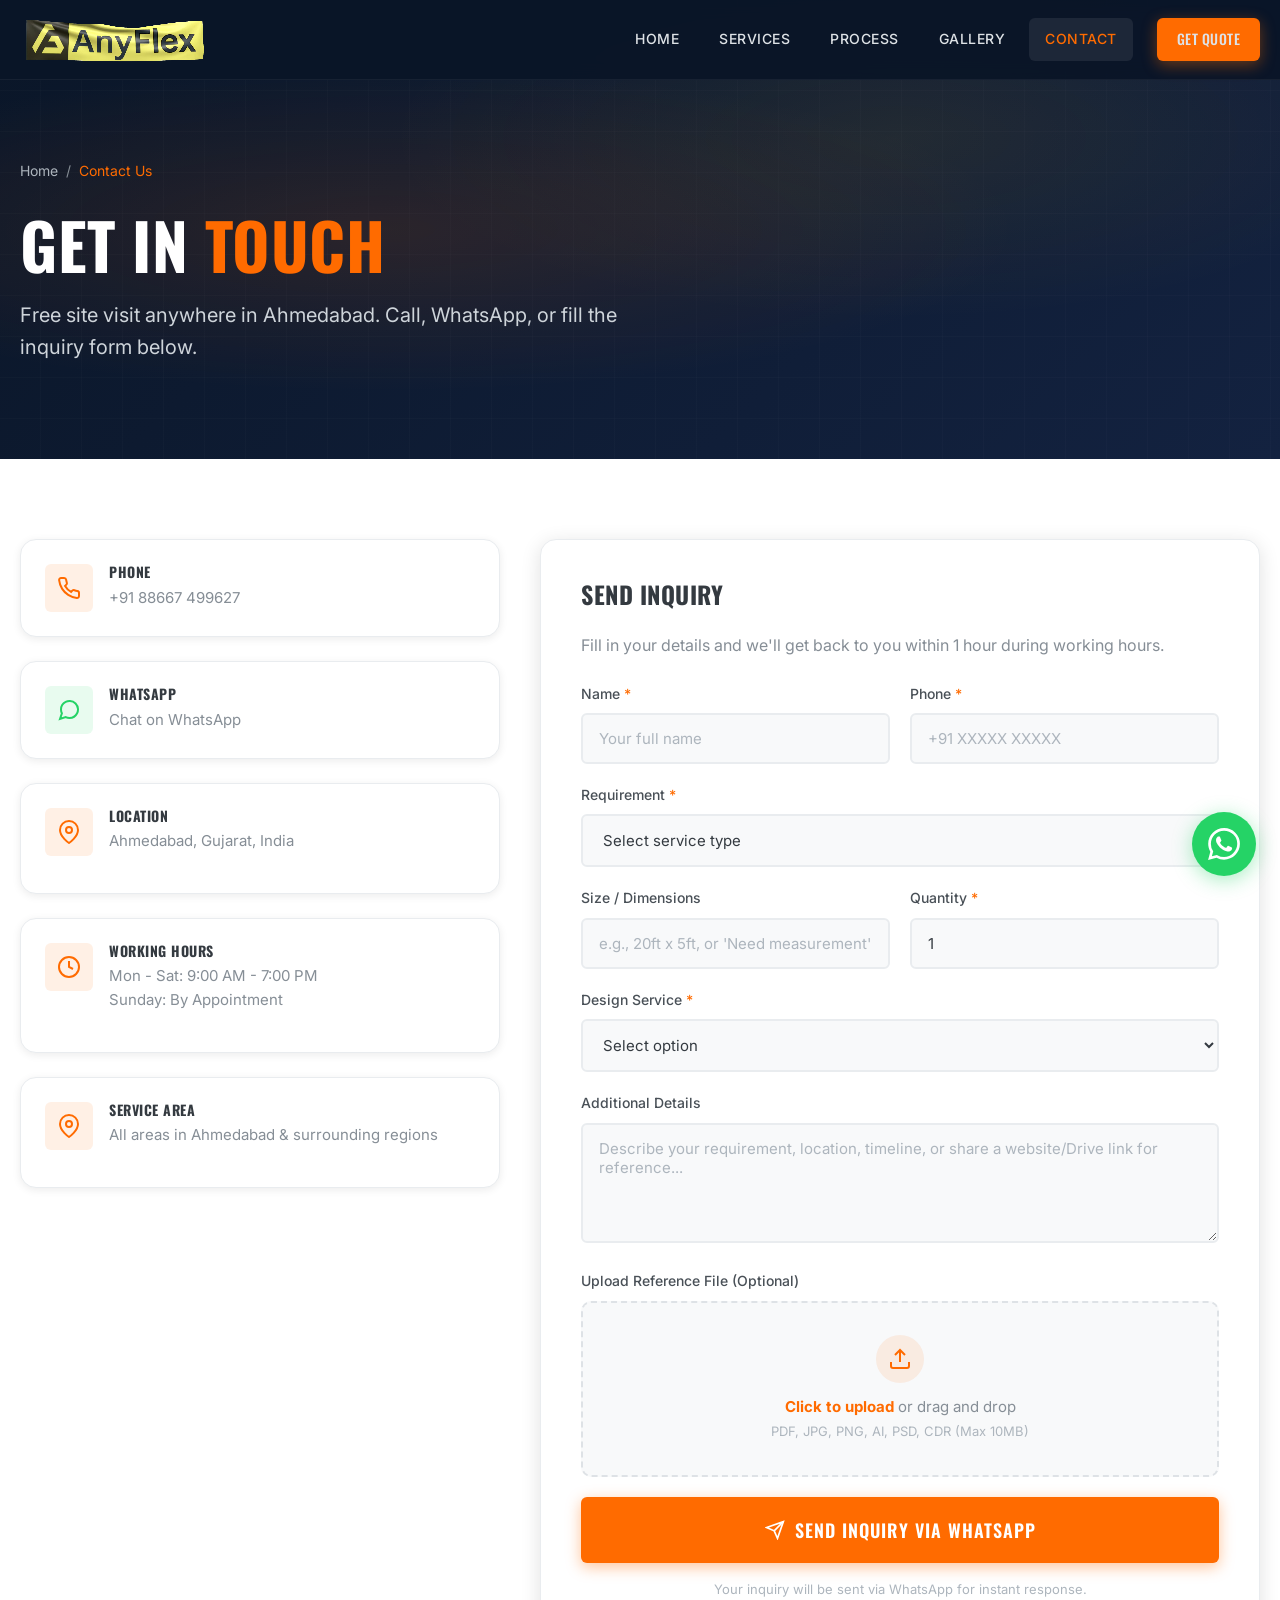
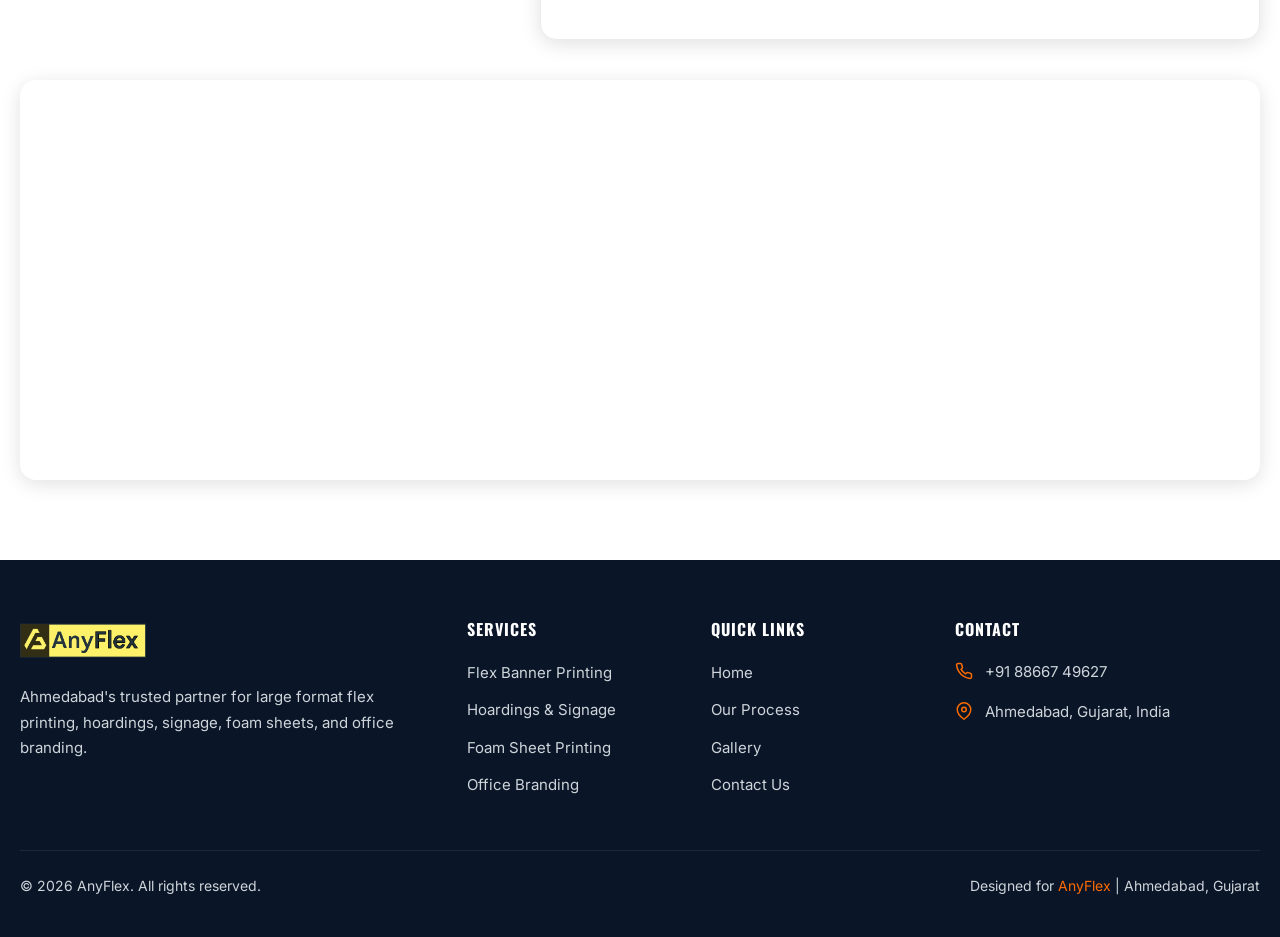
<file: contact.html>
<!DOCTYPE html>
<html lang="en">
<head>
  <meta charset="UTF-8">
  <meta name="viewport" content="width=device-width, initial-scale=1.0">
  <meta name="description" content="Contact AnyFlex Ahmedabad. Phone: 88667499627. Free site visit, instant quote on WhatsApp. Inquiry form with file upload. Ahmedabad, Gujarat, India.">
  <meta name="keywords" content="contact print heaven ahmedabad, flex printing contact, signage printing ahmedabad phone number, printing inquiry ahmedabad">
  <title>Contact Us | AnyFlex Ahmedabad | Free Site Visit</title>
  <link rel="preconnect" href="https://fonts.googleapis.com">
  <link rel="preconnect" href="https://fonts.gstatic.com" crossorigin>
  <link href="https://fonts.googleapis.com/css2?family=Inter:wght@400;500;600;700&family=Oswald:wght@500;600;700&display=swap" rel="stylesheet">
  <link rel="stylesheet" href="css/style.css">
</head>
<body>
  <header class="header">
    <div class="container header-inner">
      <a href="index.html" class="logo"><video class="logo-video" src="images/logo-org.webm" autoplay muted loop playsinline></video></a>
      <button class="menu-toggle" aria-label="Toggle navigation"><span></span><span></span><span></span></button>
      <nav class="nav">
        <a href="index.html">Home</a>
        <a href="services/flex-banner-printing.html">Services</a>
        <a href="process.html">Process</a>
        <a href="gallery.html">Gallery</a>
        <a href="contact.html" class="active">Contact</a>
        <div class="nav-cta"><a href="https://wa.me/918866749627?text=Hi%20Print%20Heaven!%20I%20need%20a%20quote." class="btn btn-primary btn-sm" target="_blank">Get Quote</a></div>
      </nav>
    </div>
  </header>
  <div class="mobile-overlay"></div>

  <section class="page-hero">
    <div class="container page-hero-content">
      <div class="breadcrumb"><a href="index.html">Home</a><span>/</span><span class="current">Contact Us</span></div>
      <h1>Get In <span class="text-accent">Touch</span></h1>
      <p>Free site visit anywhere in Ahmedabad. Call, WhatsApp, or fill the inquiry form below.</p>
    </div>
  </section>

  <section class="section">
    <div class="container">
      <div class="contact-grid">
        <div class="contact-info">
          <div class="contact-card animate-on-scroll">
            <div class="contact-card-icon"><svg viewBox="0 0 24 24" fill="none" stroke="currentColor" stroke-width="2"><path d="M22 16.92v3a2 2 0 0 1-2.18 2 19.79 19.79 0 0 1-8.63-3.07 19.5 19.5 0 0 1-6-6 19.79 19.79 0 0 1-3.07-8.67A2 2 0 0 1 4.11 2h3a2 2 0 0 1 2 1.72 12.84 12.84 0 0 0 .7 2.81 2 2 0 0 1-.45 2.11L8.09 9.91a16 16 0 0 0 6 6l1.27-1.27a2 2 0 0 1 2.11-.45 12.84 12.84 0 0 0 2.81.7A2 2 0 0 1 22 16.92z"/></svg></div>
            <div>
              <h4>Phone</h4>
              <a href="tel:+9188667499627">+91 88667 499627</a>
            </div>
          </div>

          <div class="contact-card animate-on-scroll animate-delay-1">
            <div class="contact-card-icon" style="background: rgba(37, 211, 102, 0.1);"><svg viewBox="0 0 24 24" fill="none" stroke="#25d366" stroke-width="2"><path d="M21 11.5a8.38 8.38 0 0 1-.9 3.8 8.5 8.5 0 0 1-7.6 4.7 8.38 8.38 0 0 1-3.8-.9L3 21l1.9-5.7a8.38 8.38 0 0 1-.9-3.8 8.5 8.5 0 0 1 4.7-7.6 8.38 8.38 0 0 1 3.8-.9h.5a8.48 8.48 0 0 1 8 8v.5z"/></svg></div>
            <div>
              <h4>WhatsApp</h4>
              <a href="https://wa.me/918866749627" target="_blank">Chat on WhatsApp</a>
            </div>
          </div>

          <div class="contact-card animate-on-scroll animate-delay-2">
            <div class="contact-card-icon"><svg viewBox="0 0 24 24" fill="none" stroke="currentColor" stroke-width="2"><path d="M21 10c0 7-9 13-9 13s-9-6-9-13a9 9 0 0 1 18 0z"/><circle cx="12" cy="10" r="3"/></svg></div>
            <div>
              <h4>Location</h4>
              <p>Ahmedabad, Gujarat, India</p>
            </div>
          </div>

          <div class="contact-card animate-on-scroll animate-delay-3">
            <div class="contact-card-icon"><svg viewBox="0 0 24 24" fill="none" stroke="currentColor" stroke-width="2"><circle cx="12" cy="12" r="10"/><polyline points="12 6 12 12 16 14"/></svg></div>
            <div>
              <h4>Working Hours</h4>
              <p>Mon - Sat: 9:00 AM - 7:00 PM<br>Sunday: By Appointment</p>
            </div>
          </div>

          <div class="contact-card animate-on-scroll animate-delay-4">
            <div class="contact-card-icon"><svg viewBox="0 0 24 24" fill="none" stroke="currentColor" stroke-width="2"><path d="M21 10c0 7-9 13-9 13s-9-6-9-13a9 9 0 0 1 18 0z"/><circle cx="12" cy="10" r="3"/></svg></div>
            <div>
              <h4>Service Area</h4>
              <p>All areas in Ahmedabad & surrounding regions</p>
            </div>
          </div>
        </div>

        <div class="form-card animate-on-scroll">
          <h3>Send Inquiry</h3>
          <p style="color: var(--gray-600); margin-bottom: 24px;">Fill in your details and we'll get back to you within 1 hour during working hours.</p>
          
          <form id="inquiryForm" enctype="multipart/form-data">
            <div class="form-row">
              <div class="form-group">
                <label>Name <span class="required">*</span></label>
                <input type="text" id="name" name="name" class="form-control" placeholder="Your full name" required>
              </div>
              <div class="form-group">
                <label>Phone <span class="required">*</span></label>
                <input type="tel" id="phone" name="phone" class="form-control" placeholder="+91 XXXXX XXXXX" required>
              </div>
            </div>
            
            <div class="form-group">
              <label>Requirement <span class="required">*</span></label>
              <select id="requirement" name="requirement" class="form-control" required>
                <option value="">Select service type</option>
                <option value="Flex Banner Printing">Flex Banner Printing</option>
                <option value="Hoardings & Signage">Hoardings & Signage</option>
                <option value="Foam Sheet Printing">Foam Sheet Printing</option>
                <option value="Office Branding & Wallpapers">Office Branding & Wallpapers</option>
                <option value="Banner Stands">Banner Stands</option>
                <option value="One Way Vision Printing">One Way Vision Printing</option>
                <option value="Promotional Gates">Promotional Gates</option>
                <option value="LED Sign Boards">LED Sign Boards</option>
                <option value="Acrylic Sheets">Acrylic Sheets</option>
                <option value="Multiple Services">Multiple Services</option>
                <option value="Other">Other</option>
              </select>
            </div>
            
            <div class="form-row">
              <div class="form-group">
                <label>Size / Dimensions</label>
                <input type="text" id="size" name="size" class="form-control" placeholder="e.g., 20ft x 5ft, or 'Need measurement'">
              </div>
              <div class="form-group">
                <label>Quantity <span class="required">*</span></label>
                <input type="number" id="quantity" name="quantity" class="form-control" placeholder="Minimum 1" min="1" value="1" required>
              </div>
            </div>
            
            <div class="form-group">
              <label>Design Service <span class="required">*</span></label>
              <select id="designService" name="designService" class="form-control" required>
                <option value="">Select option</option>
                <option value="I will provide full design">I will provide full design (print-ready file)</option>
                <option value="Design + Printing both required">Design + Printing both required</option>
              </select>
            </div>
            
            <div class="form-group" id="logoUploadNote" style="display: none;">
              <div style="background: var(--accent-light); border: 1px solid rgba(255, 107, 0, 0.2); border-radius: var(--radius-sm); padding: 16px; display: flex; align-items: flex-start; gap: 12px;">
                <svg width="20" height="20" viewBox="0 0 24 24" fill="none" stroke="var(--accent)" stroke-width="2" style="flex-shrink: 0; margin-top: 2px;"><circle cx="12" cy="12" r="10"/><line x1="12" y1="16" x2="12" y2="12"/><line x1="12" y1="8" x2="12.01" y2="8"/></svg>
                <div>
                  <p style="margin: 0; font-size: 0.875rem; color: var(--gray-700);"><strong>Need your logo or brand files.</strong> Please upload your logo, brand guidelines, or reference images in the "Upload Reference File" section below. You can also share a website link or Google Drive link in the details field.</p>
                </div>
              </div>
            </div>
            
            <div class="form-group">
              <label>Additional Details</label>
              <textarea id="details" name="details" class="form-control" placeholder="Describe your requirement, location, timeline, or share a website/Drive link for reference..."></textarea>
            </div>
            
            <div class="form-group">
              <label>Upload Reference File (Optional)</label>
              <div class="file-upload">
                <input type="file" id="fileUpload" name="fileUpload" accept=".pdf,.jpg,.jpeg,.png,.ai,.psd,.cdr">
                <div class="file-upload-icon"><svg viewBox="0 0 24 24" fill="none" stroke="currentColor" stroke-width="2"><path d="M21 15v4a2 2 0 0 1-2 2H5a2 2 0 0 1-2-2v-4"/><polyline points="17 8 12 3 7 8"/><line x1="12" y1="3" x2="12" y2="15"/></svg></div>
                <div class="file-upload-text"><strong>Click to upload</strong> or drag and drop<br><span class="file-upload-hint">PDF, JPG, PNG, AI, PSD, CDR (Max 10MB)</span></div>
              </div>
            </div>
            
            <button type="submit" class="btn btn-primary btn-lg" style="width: 100%;">
              <svg width="20" height="20" viewBox="0 0 24 24" fill="none" stroke="currentColor" stroke-width="2"><line x1="22" y1="2" x2="11" y2="13"/><polygon points="22 2 15 22 11 13 2 9 22 2"/></svg>
              Send Inquiry via WhatsApp
            </button>
            
            <p style="text-align: center; color: var(--gray-500); font-size: 0.8125rem; margin-top: 16px; margin-bottom: 0;">Your inquiry will be sent via WhatsApp for instant response.</p>
          </form>
        </div>
      </div>

      <div class="map-container animate-on-scroll">
        <iframe src="https://www.google.com/maps/embed?pb=!1m18!1m12!1m3!1d233556.06393089854!2d72.43894595!3d23.02019595!2m3!1f0!2f0!3f0!3m2!1i1024!2i768!4f13.1!3m3!1m2!1s0x395e848aba5bd449%3A0x4fcedd11614f6516!2sAhmedabad%2C%20Gujarat!5e0!3m2!1sen!2sin!4v1700000000000!5m2!1sen!2sin" allowfullscreen="" loading="lazy" referrerpolicy="no-referrer-when-downgrade" title="AnyFlex Location - Ahmedabad"></iframe>
      </div>
    </div>
  </section>

  <footer class="footer">
    <div class="container">
      <div class="footer-grid">
        <div class="footer-brand"><a href="index.html" class="logo"><img src="images/logo.png" alt="AnyFlex logo" style="height:48px;width:auto;"></a><p>Ahmedabad's trusted partner for large format flex printing, hoardings, signage, foam sheets, and office branding.</p></div>
        <div><h4>Services</h4><ul class="footer-links"><li><a href="services/flex-banner-printing.html">Flex Banner Printing</a></li><li><a href="services/hoardings-signage.html">Hoardings & Signage</a></li><li><a href="services/foam-sheet-printing.html">Foam Sheet Printing</a></li><li><a href="services/office-branding-wallpapers.html">Office Branding</a></li></ul></div>
        <div><h4>Quick Links</h4><ul class="footer-links"><li><a href="index.html">Home</a></li><li><a href="process.html">Our Process</a></li><li><a href="gallery.html">Gallery</a></li><li><a href="contact.html">Contact Us</a></li></ul></div>
        <div><h4>Contact</h4><ul class="footer-contact"><li><svg viewBox="0 0 24 24" fill="none" stroke="currentColor" stroke-width="2"><path d="M22 16.92v3a2 2 0 0 1-2.18 2 19.79 19.79 0 0 1-8.63-3.07 19.5 19.5 0 0 1-6-6 19.79 19.79 0 0 1-3.07-8.67A2 2 0 0 1 4.11 2h3a2 2 0 0 1 2 1.72 12.84 12.84 0 0 0 .7 2.81 2 2 0 0 1-.45 2.11L8.09 9.91a16 16 0 0 0 6 6l1.27-1.27a2 2 0 0 1 2.11-.45 12.84 12.84 0 0 0 2.81.7A2 2 0 0 1 22 16.92z"/></svg><a href="tel:+918866749627">+91 88667 49627</a></li><li><svg viewBox="0 0 24 24" fill="none" stroke="currentColor" stroke-width="2"><path d="M21 10c0 7-9 13-9 13s-9-6-9-13a9 9 0 0 1 18 0z"/><circle cx="12" cy="10" r="3"/></svg><span>Ahmedabad, Gujarat, India</span></li></ul></div>
      </div>
      <div class="footer-bottom"><p>&copy; 2026 AnyFlex. All rights reserved.</p><p>Designed for <a href="index.html">AnyFlex</a> | Ahmedabad, Gujarat</p></div>
    </div>
  </footer>

  <div class="whatsapp-sticky"><div class="whatsapp-tooltip">Chat with us on WhatsApp</div><a href="https://wa.me/918866749627?text=Hi%20Print%20Heaven!%20I%20have%20an%20inquiry." class="whatsapp-btn" target="_blank" aria-label="Chat on WhatsApp"><svg viewBox="0 0 24 24" fill="currentColor"><path d="M17.472 14.382c-.297-.149-1.758-.867-2.03-.967-.273-.099-.471-.148-.67.15-.197.297-.767.966-.94 1.164-.173.199-.347.223-.644.075-.297-.15-1.255-.463-2.39-1.475-.883-.788-1.48-1.761-1.653-2.059-.173-.297-.018-.458.13-.606.134-.133.298-.347.446-.52.149-.174.198-.298.298-.497.099-.198.05-.371-.025-.52-.075-.149-.669-1.612-.916-2.207-.242-.579-.487-.5-.669-.51-.173-.008-.371-.01-.57-.01-.198 0-.52.074-.792.372-.272.297-1.04 1.016-1.04 2.479 0 1.462 1.065 2.875 1.213 3.074.149.198 2.096 3.2 5.077 4.487.709.306 1.262.489 1.694.625.712.227 1.36.195 1.871.118.571-.085 1.758-.719 2.006-1.413.248-.694.248-1.289.173-1.413-.074-.124-.272-.198-.57-.347m-5.421 7.403h-.004a9.87 9.87 0 01-5.031-1.378l-.361-.214-3.741.982.998-3.648-.235-.374a9.86 9.86 0 01-1.51-5.26c.001-5.45 4.436-9.884 9.888-9.884 2.64 0 5.122 1.03 6.988 2.898a9.825 9.825 0 012.893 6.994c-.003 5.45-4.437 9.884-9.885 9.884m8.413-18.297A11.815 11.815 0 0012.05 0C5.495 0 .16 5.335.157 11.892c0 2.096.547 4.142 1.588 5.945L.057 24l6.305-1.654a11.882 11.882 0 005.683 1.448h.005c6.554 0 11.89-5.335 11.893-11.893a11.821 11.821 0 00-3.48-8.413z"/></svg></a></div>
  <script src="js/main.js"></script>
</body>
</html>
</file>
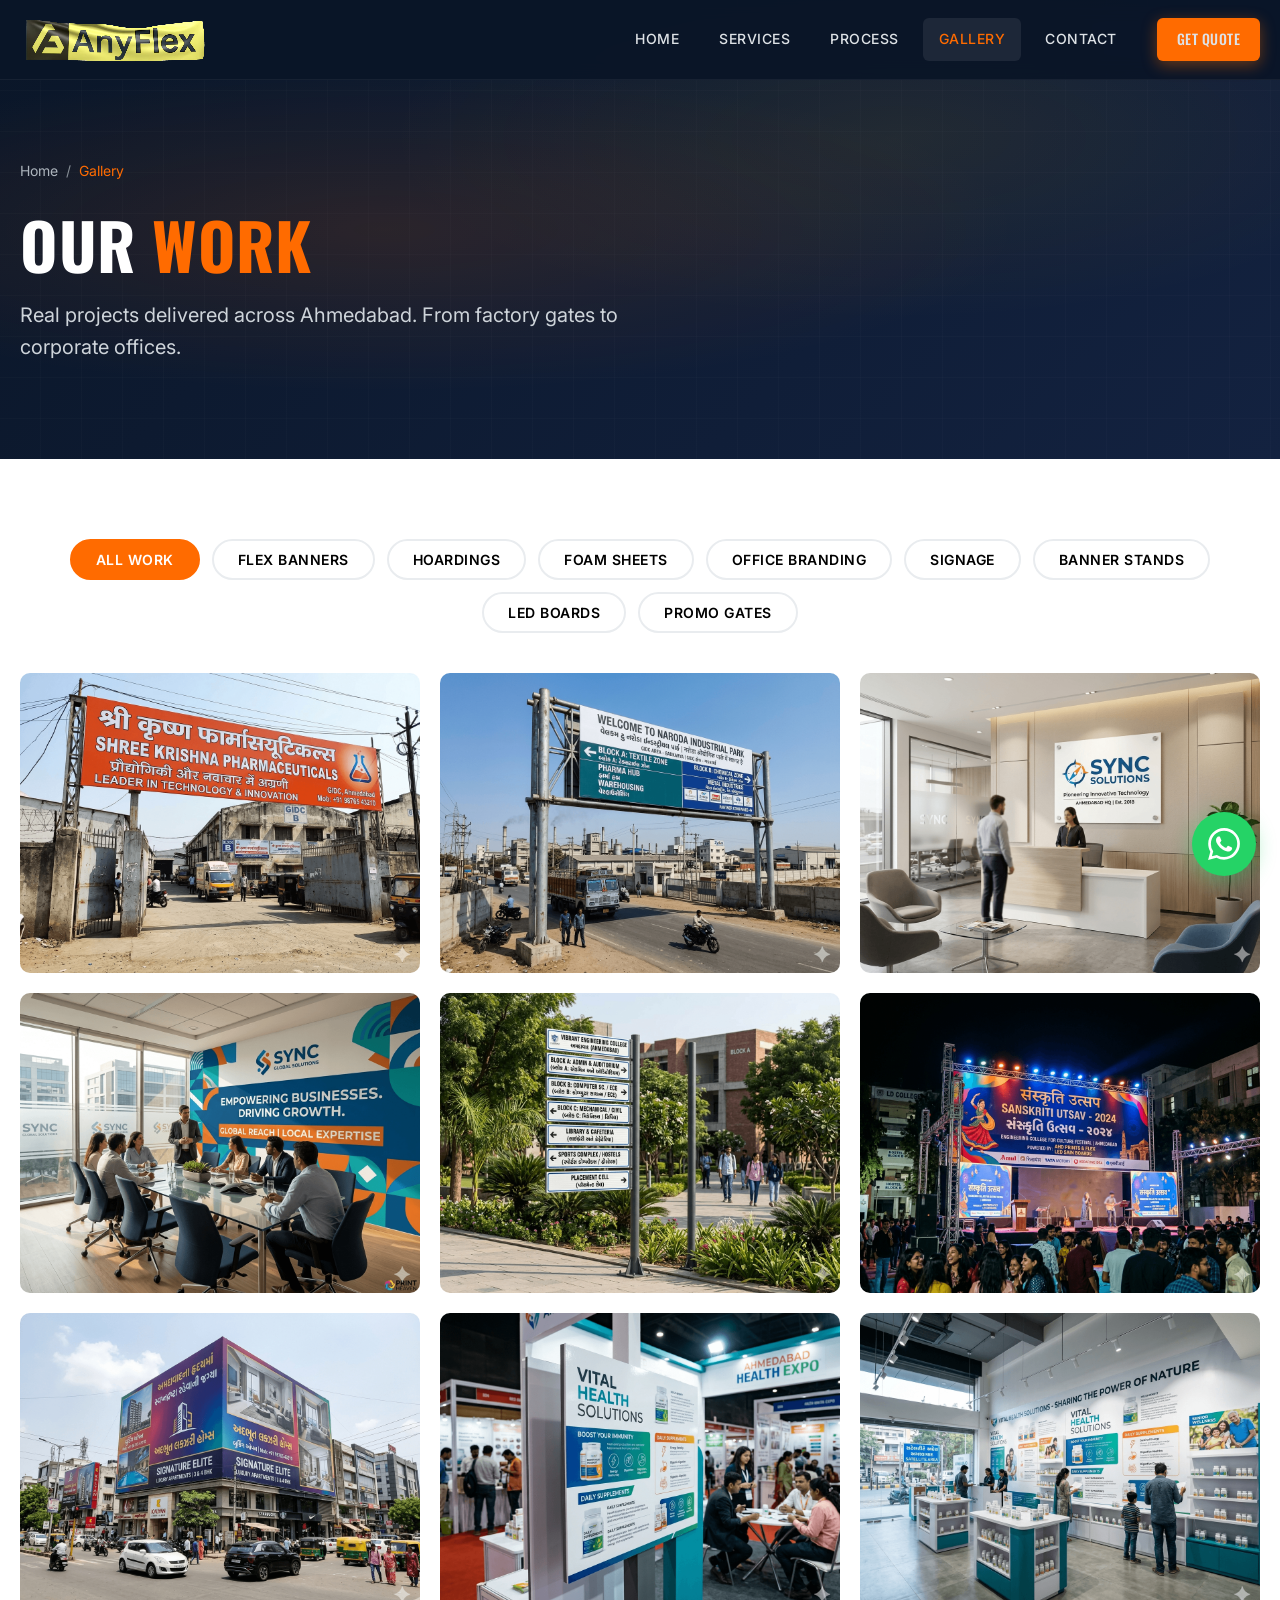
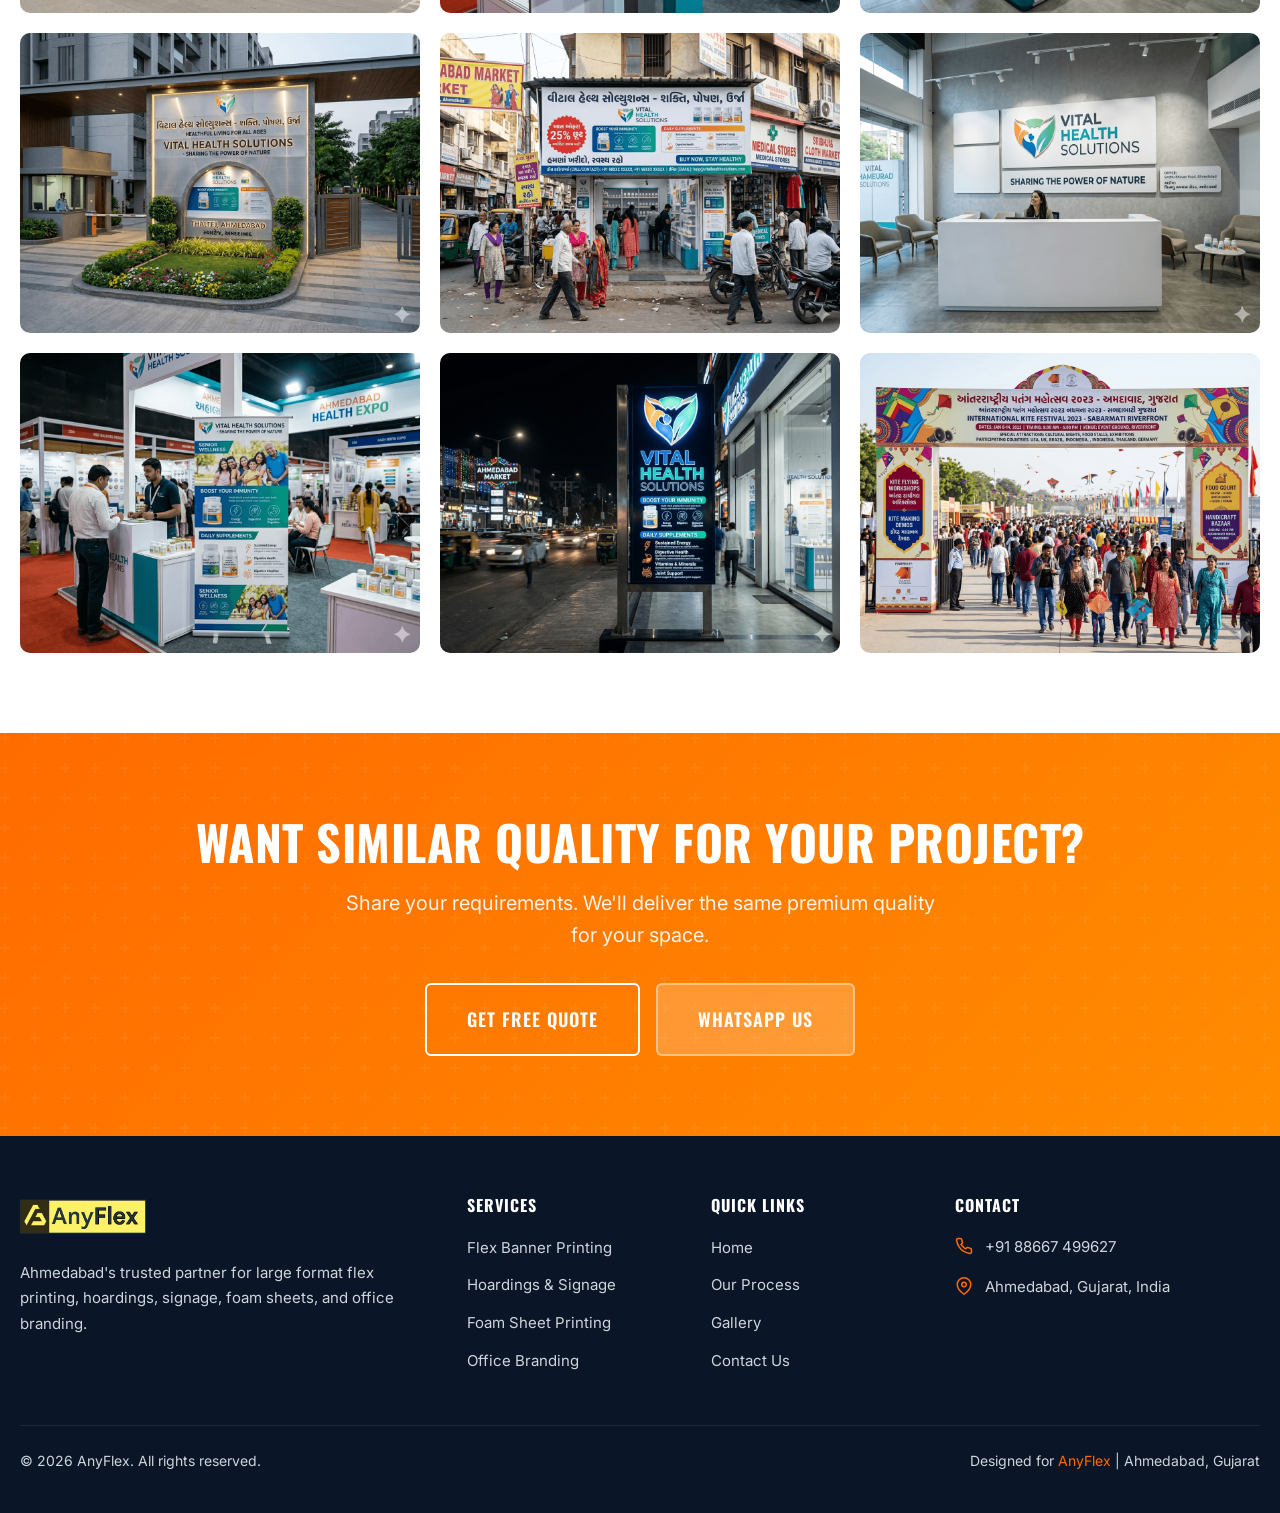
<file: gallery.html>
<!DOCTYPE html>
<html lang="en">
<head>
  <meta charset="UTF-8">
  <meta name="viewport" content="width=device-width, initial-scale=1.0">
  <meta name="description" content="AnyFlex gallery – showcasing flex banners, hoardings, signage, foam sheets, and office branding work across Ahmedabad. Real project samples.">
  <title>Gallery | Our Work Samples | AnyFlex Ahmedabad</title>
  <link rel="preconnect" href="https://fonts.googleapis.com">
  <link rel="preconnect" href="https://fonts.gstatic.com" crossorigin>
  <link href="https://fonts.googleapis.com/css2?family=Inter:wght@400;500;600;700&family=Oswald:wght@500;600;700&display=swap" rel="stylesheet">
  <link rel="stylesheet" href="css/style.css">
</head>
<body>
  <header class="header">
    <div class="container header-inner">
      <a href="index.html" class="logo"><video class="logo-video" src="images/logo-org.webm" autoplay muted loop playsinline></video></a>
      <button class="menu-toggle" aria-label="Toggle navigation"><span></span><span></span><span></span></button>
      <nav class="nav">
        <a href="index.html">Home</a>
        <a href="services/flex-banner-printing.html">Services</a>
        <a href="process.html">Process</a>
        <a href="gallery.html" class="active">Gallery</a>
        <a href="contact.html">Contact</a>
        <div class="nav-cta"><a href="https://wa.me/9188667499627?text=Hi%20Print%20Heaven!%20I%20saw%20your%20gallery%20and%20need%20a%20quote." class="btn btn-primary btn-sm" target="_blank">Get Quote</a></div>
      </nav>
    </div>
  </header>
  <div class="mobile-overlay"></div>

  <section class="page-hero">
    <div class="container page-hero-content">
      <div class="breadcrumb"><a href="index.html">Home</a><span>/</span><span class="current">Gallery</span></div>
      <h1>Our <span class="text-accent">Work</span></h1>
      <p>Real projects delivered across Ahmedabad. From factory gates to corporate offices.</p>
    </div>
  </section>

  <section class="section">
    <div class="container">
      <div class="gallery-filters">
        <button class="gallery-filter active" data-filter="all">All Work</button>
        <button class="gallery-filter" data-filter="flex">Flex Banners</button>
        <button class="gallery-filter" data-filter="hoardings">Hoardings</button>
        <button class="gallery-filter" data-filter="foam">Foam Sheets</button>
        <button class="gallery-filter" data-filter="office">Office Branding</button>
        <button class="gallery-filter" data-filter="signage">Signage</button>
        <button class="gallery-filter" data-filter="banner-stands">Banner Stands</button>
        <button class="gallery-filter" data-filter="led">LED Boards</button>
        <button class="gallery-filter" data-filter="gates">Promo Gates</button>
      </div>

      <div class="gallery-grid">
        <div class="gallery-item animate-on-scroll" data-category="flex">
          <img src="images/gallery/gallery-1.jpg" alt="Factory gate flex banner 50ft GIDC Vatva Ahmedabad" loading="lazy">
          <div class="gallery-item-overlay"><h4>Factory Gate Banner</h4><p>50ft flex banner – GIDC Vatva</p></div>
        </div>
        <div class="gallery-item animate-on-scroll animate-delay-1" data-category="hoardings">
          <img src="images/gallery/gallery-2.jpg" alt="Industrial park metal hoarding board Naroda Ahmedabad" loading="lazy">
          <div class="gallery-item-overlay"><h4>Industrial Park Hoarding</h4><p>Metal frame hoarding – Naroda</p></div>
        </div>
        <div class="gallery-item animate-on-scroll animate-delay-2" data-category="foam">
          <img src="images/gallery/gallery-3.jpg" alt="Office reception foam board SG Highway Ahmedabad" loading="lazy">
          <div class="gallery-item-overlay"><h4>Office Reception Board</h4><p>5mm matt foam – SG Highway</p></div>
        </div>
        <div class="gallery-item animate-on-scroll" data-category="office">
          <img src="images/gallery/gallery-4.jpg" alt="Conference room custom wallpaper Bodakdev Ahmedabad" loading="lazy">
          <div class="gallery-item-overlay"><h4>Conference Room Wallpaper</h4><p>Custom vinyl print – Bodakdev</p></div>
        </div>
        <div class="gallery-item animate-on-scroll animate-delay-1" data-category="signage">
          <img src="images/gallery/gallery-5.jpg" alt="Direction signage board Prahlad Nagar Ahmedabad" loading="lazy">
          <div class="gallery-item-overlay"><h4>Direction Signage</h4><p>Complete signage system – Prahlad Nagar</p></div>
        </div>
        <div class="gallery-item animate-on-scroll animate-delay-2" data-category="flex">
          <img src="images/gallery/gallery-6.jpg" alt="Event backdrop banner 30ft Ahmedabad One" loading="lazy">
          <div class="gallery-item-overlay"><h4>Event Backdrop</h4><p>30ft event banner – Ahmedabad One</p></div>
        </div>
        <div class="gallery-item animate-on-scroll" data-category="hoardings">
          <img src="images/gallery/gallery-7.jpg" alt="Building wrap branding CG Road Ahmedabad" loading="lazy">
          <div class="gallery-item-overlay"><h4>Building Wrap</h4><p>Full building branding – CG Road</p></div>
        </div>
        <div class="gallery-item animate-on-scroll animate-delay-1" data-category="foam">
          <img src="images/gallery/gallery-8.jpg" alt="Exhibition foam sheet display HE Expo Ahmedabad" loading="lazy">
          <div class="gallery-item-overlay"><h4>Exhibition Display</h4><p>8mm glossy foam – HE Expo</p></div>
        </div>
        <div class="gallery-item animate-on-scroll animate-delay-2" data-category="office">
          <img src="images/gallery/gallery-9.jpg" alt="Showroom wall branding Satellite Ahmedabad" loading="lazy">
          <div class="gallery-item-overlay"><h4>Showroom Branding</h4><p>Full wall graphics – Satellite</p></div>
        </div>
        <div class="gallery-item animate-on-scroll" data-category="signage">
          <img src="images/gallery/gallery-10.jpg" alt="Society entry board signage Thaltej Ahmedabad" loading="lazy">
          <div class="gallery-item-overlay"><h4>Society Entry Board</h4><p>Premium signage – Thaltej</p></div>
        </div>
        <div class="gallery-item animate-on-scroll animate-delay-1" data-category="flex">
          <img src="images/gallery/gallery-11.jpg" alt="Shop front flex banner Relief Road Ahmedabad" loading="lazy">
          <div class="gallery-item-overlay"><h4>Shop Front Banner</h4><p>10ft flex print – Relief Road</p></div>
        </div>
        <div class="gallery-item animate-on-scroll animate-delay-2" data-category="foam">
          <img src="images/gallery/gallery-12.jpg" alt="Corporate logo wall foam sheet Sindhu Bhavan Ahmedabad" loading="lazy">
          <div class="gallery-item-overlay"><h4>Corporate Logo Wall</h4><p>3mm matt foam – Sindhu Bhavan</p></div>
        </div>
        <div class="gallery-item animate-on-scroll" data-category="banner-stands">
          <img src="images/gallery/gallery-13.jpg" alt="Roll up banner standee exhibition Ahmedabad" loading="lazy">
          <div class="gallery-item-overlay"><h4>Roll-Up Standee</h4><p>Exhibition display – HE Expo</p></div>
        </div>
        <div class="gallery-item animate-on-scroll animate-delay-1" data-category="led">
          <img src="images/gallery/gallery-14.jpg" alt="LED glow sign board night Ahmedabad" loading="lazy">
          <div class="gallery-item-overlay"><h4>LED Glow Sign</h4><p>Illuminated board – SG Highway</p></div>
        </div>
        <div class="gallery-item animate-on-scroll animate-delay-2" data-category="gates">
          <img src="images/gallery/gallery-15.jpg" alt="Promotional flex arch gate event Ahmedabad" loading="lazy">
          <div class="gallery-item-overlay"><h4>Promotional Arch Gate</h4><p>Event entrance – Ahmedabad</p></div>
        </div>
      </div>
    </div>
  </section>

  <section class="cta-section">
    <div class="container">
      <div class="cta-content">
        <h2>Want Similar Quality for Your Project?</h2>
        <p>Share your requirements. We'll deliver the same premium quality for your space.</p>
        <div class="cta-buttons">
          <a href="contact.html" class="btn btn-secondary btn-lg">Get Free Quote</a>
          <a href="https://wa.me/9188667499627?text=Hi!%20I%20saw%20your%20gallery%20and%20want%20similar%20quality%20for%20my%20project." class="btn btn-lg" style="background: rgba(255,255,255,0.2); color: #fff; border: 2px solid rgba(255,255,255,0.4);">WhatsApp Us</a>
        </div>
      </div>
    </div>
  </section>

  <footer class="footer">
    <div class="container">
      <div class="footer-grid">
        <div class="footer-brand"><a href="index.html" class="logo"><img src="images/logo.png" alt="AnyFlex logo" style="height:48px;width:auto;"></a><p>Ahmedabad's trusted partner for large format flex printing, hoardings, signage, foam sheets, and office branding.</p></div>
        <div><h4>Services</h4><ul class="footer-links"><li><a href="services/flex-banner-printing.html">Flex Banner Printing</a></li><li><a href="services/hoardings-signage.html">Hoardings & Signage</a></li><li><a href="services/foam-sheet-printing.html">Foam Sheet Printing</a></li><li><a href="services/office-branding-wallpapers.html">Office Branding</a></li></ul></div>
        <div><h4>Quick Links</h4><ul class="footer-links"><li><a href="index.html">Home</a></li><li><a href="process.html">Our Process</a></li><li><a href="gallery.html">Gallery</a></li><li><a href="contact.html">Contact Us</a></li></ul></div>
        <div><h4>Contact</h4><ul class="footer-contact"><li><svg viewBox="0 0 24 24" fill="none" stroke="currentColor" stroke-width="2"><path d="M22 16.92v3a2 2 0 0 1-2.18 2 19.79 19.79 0 0 1-8.63-3.07 19.5 19.5 0 0 1-6-6 19.79 19.79 0 0 1-3.07-8.67A2 2 0 0 1 4.11 2h3a2 2 0 0 1 2 1.72 12.84 12.84 0 0 0 .7 2.81 2 2 0 0 1-.45 2.11L8.09 9.91a16 16 0 0 0 6 6l1.27-1.27a2 2 0 0 1 2.11-.45 12.84 12.84 0 0 0 2.81.7A2 2 0 0 1 22 16.92z"/></svg><a href="tel:+9188667499627">+91 88667 499627</a></li><li><svg viewBox="0 0 24 24" fill="none" stroke="currentColor" stroke-width="2"><path d="M21 10c0 7-9 13-9 13s-9-6-9-13a9 9 0 0 1 18 0z"/><circle cx="12" cy="10" r="3"/></svg><span>Ahmedabad, Gujarat, India</span></li></ul></div>
      </div>
      <div class="footer-bottom"><p>&copy; 2026 AnyFlex. All rights reserved.</p><p>Designed for <a href="index.html">AnyFlex</a> | Ahmedabad, Gujarat</p></div>
    </div>
  </footer>

  <div class="whatsapp-sticky"><div class="whatsapp-tooltip">Chat with us on WhatsApp</div><a href="https://wa.me/9188667499627?text=Hi%20Print%20Heaven!%20I%20saw%20your%20gallery%20and%20need%20a%20quote." class="whatsapp-btn" target="_blank" aria-label="Chat on WhatsApp"><svg viewBox="0 0 24 24" fill="currentColor"><path d="M17.472 14.382c-.297-.149-1.758-.867-2.03-.967-.273-.099-.471-.148-.67.15-.197.297-.767.966-.94 1.164-.173.199-.347.223-.644.075-.297-.15-1.255-.463-2.39-1.475-.883-.788-1.48-1.761-1.653-2.059-.173-.297-.018-.458.13-.606.134-.133.298-.347.446-.52.149-.174.198-.298.298-.497.099-.198.05-.371-.025-.52-.075-.149-.669-1.612-.916-2.207-.242-.579-.487-.5-.669-.51-.173-.008-.371-.01-.57-.01-.198 0-.52.074-.792.372-.272.297-1.04 1.016-1.04 2.479 0 1.462 1.065 2.875 1.213 3.074.149.198 2.096 3.2 5.077 4.487.709.306 1.262.489 1.694.625.712.227 1.36.195 1.871.118.571-.085 1.758-.719 2.006-1.413.248-.694.248-1.289.173-1.413-.074-.124-.272-.198-.57-.347m-5.421 7.403h-.004a9.87 9.87 0 01-5.031-1.378l-.361-.214-3.741.982.998-3.648-.235-.374a9.86 9.86 0 01-1.51-5.26c.001-5.45 4.436-9.884 9.888-9.884 2.64 0 5.122 1.03 6.988 2.898a9.825 9.825 0 012.893 6.994c-.003 5.45-4.437 9.884-9.885 9.884m8.413-18.297A11.815 11.815 0 0012.05 0C5.495 0 .16 5.335.157 11.892c0 2.096.547 4.142 1.588 5.945L.057 24l6.305-1.654a11.882 11.882 0 005.683 1.448h.005c6.554 0 11.89-5.335 11.893-11.893a11.821 11.821 0 00-3.48-8.413z"/></svg></a></div>
  <script src="js/main.js"></script>
</body>
</html>
</file>
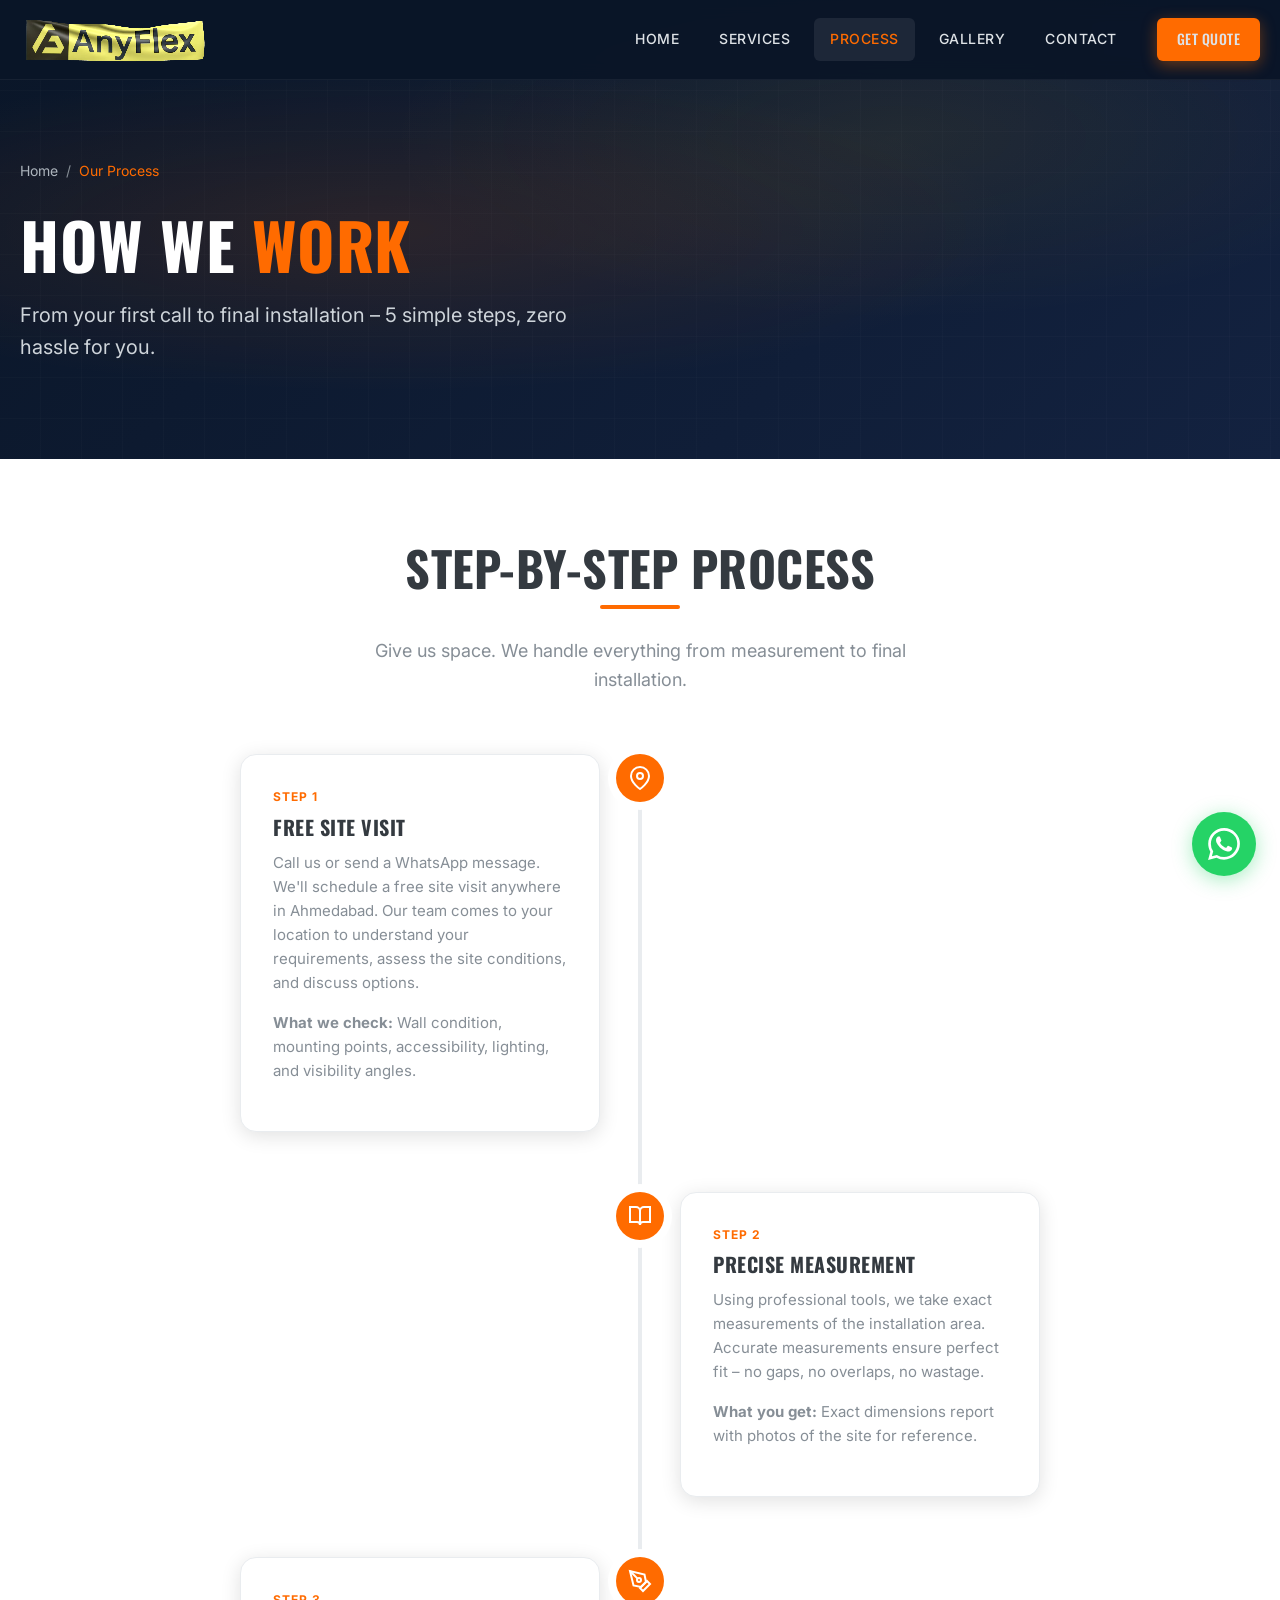
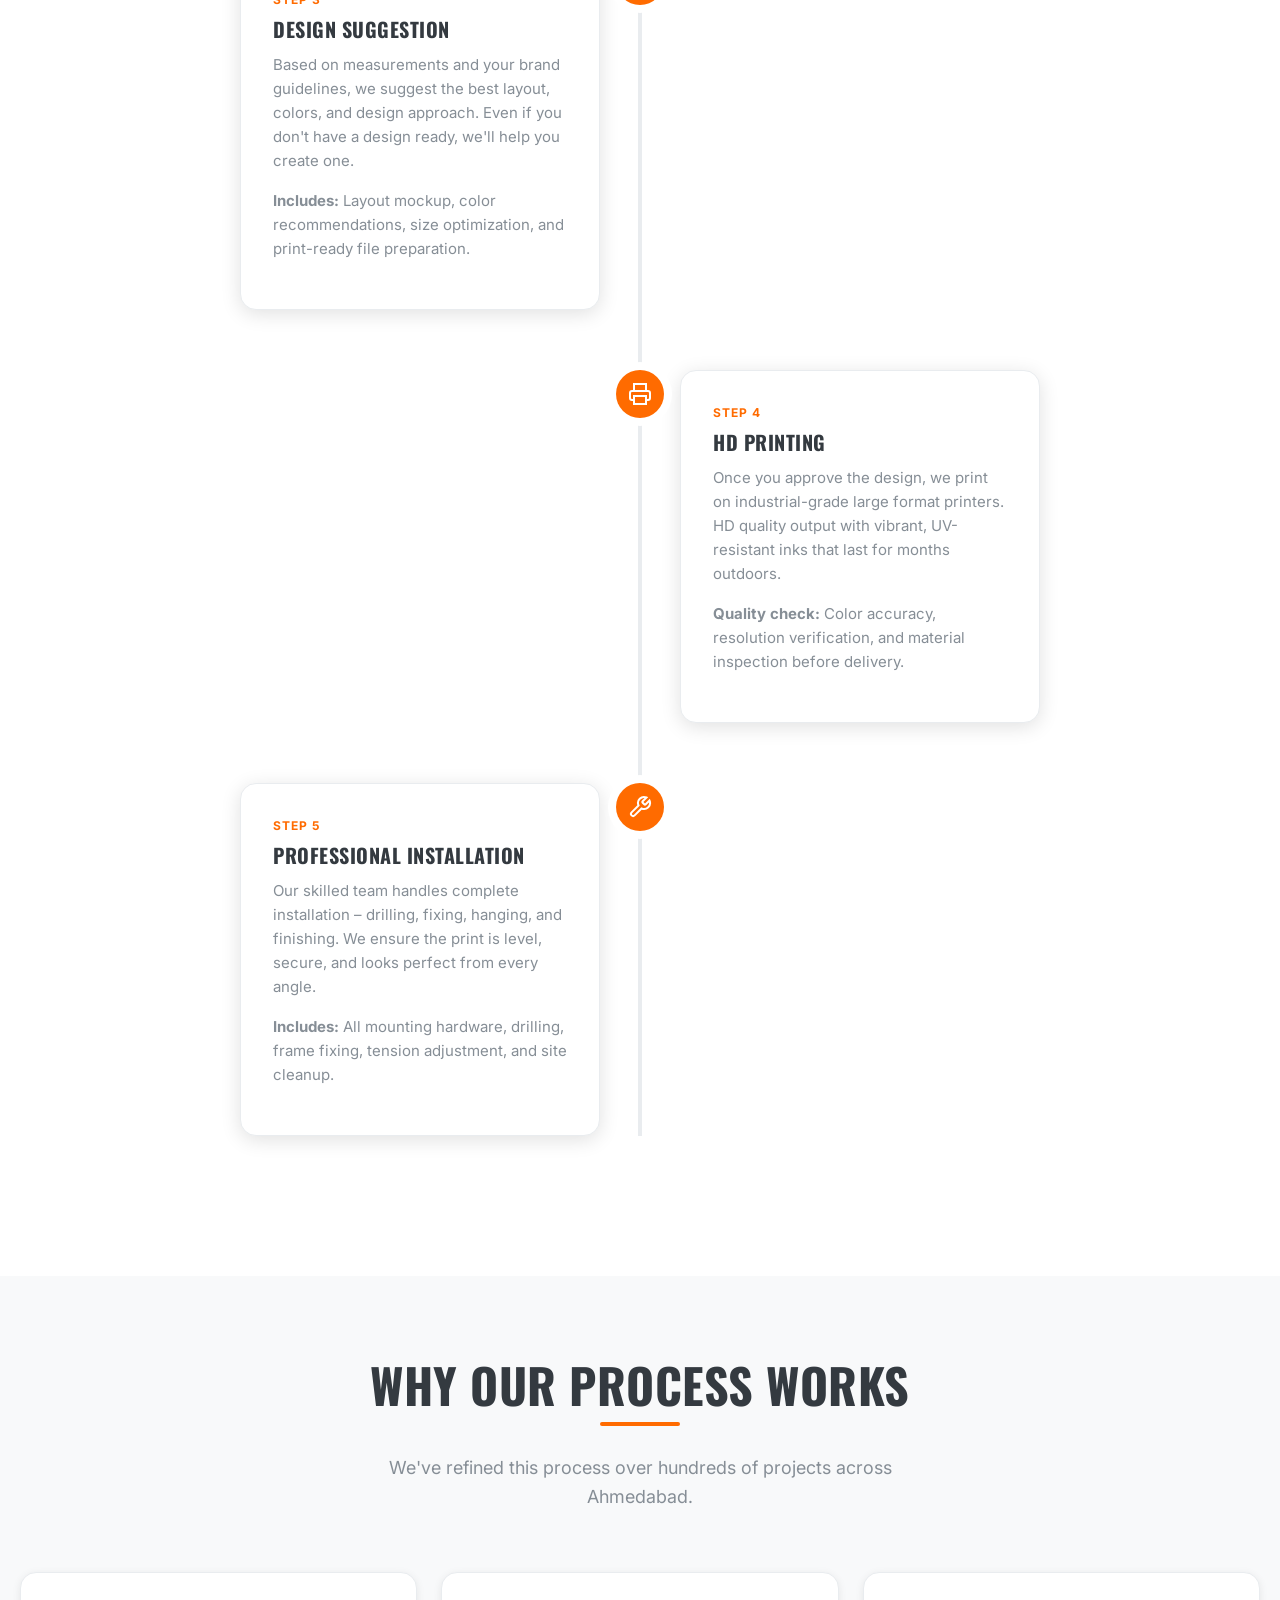
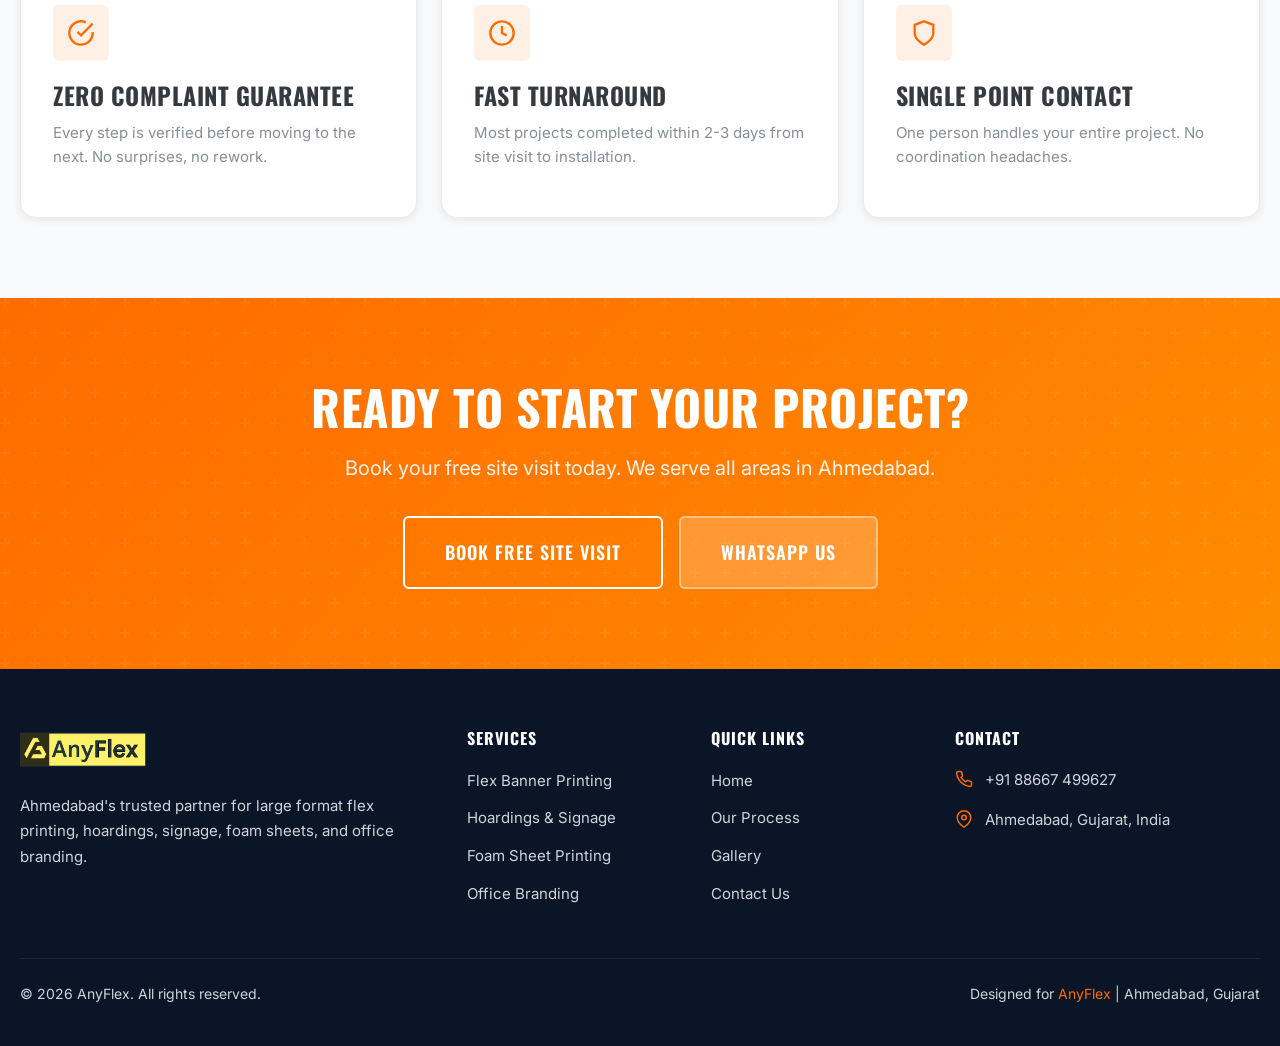
<file: process.html>
<!DOCTYPE html>
<html lang="en">
<head>
  <meta charset="UTF-8">
  <meta name="viewport" content="width=device-width, initial-scale=1.0">
  <meta name="description" content="AnyFlex's 5-step process: Free Site Visit, Measurement, Design Suggestion, HD Printing, Professional Installation. We handle everything in Ahmedabad.">
  <title>Our Process | Site Visit to Installation | AnyFlex Ahmedabad</title>
  <link rel="preconnect" href="https://fonts.googleapis.com">
  <link rel="preconnect" href="https://fonts.gstatic.com" crossorigin>
  <link href="https://fonts.googleapis.com/css2?family=Inter:wght@400;500;600;700&family=Oswald:wght@500;600;700&display=swap" rel="stylesheet">
  <link rel="stylesheet" href="css/style.css">
</head>
<body>
  <header class="header">
    <div class="container header-inner">
      <a href="index.html" class="logo"><video class="logo-video" src="images/logo-org.webm" autoplay muted loop playsinline></video></a>
      <button class="menu-toggle" aria-label="Toggle navigation"><span></span><span></span><span></span></button>
      <nav class="nav">
        <a href="index.html">Home</a>
        <a href="services/flex-banner-printing.html">Services</a>
        <a href="process.html" class="active">Process</a>
        <a href="gallery.html">Gallery</a>
        <a href="contact.html">Contact</a>
        <div class="nav-cta"><a href="https://wa.me/9188667499627?text=Hi%20Print%20Heaven!%20I%20want%20to%20know%20about%20your%20process." class="btn btn-primary btn-sm" target="_blank">Get Quote</a></div>
      </nav>
    </div>
  </header>
  <div class="mobile-overlay"></div>

  <section class="page-hero">
    <div class="container page-hero-content">
      <div class="breadcrumb"><a href="index.html">Home</a><span>/</span><span class="current">Our Process</span></div>
      <h1>How We <span class="text-accent">Work</span></h1>
      <p>From your first call to final installation – 5 simple steps, zero hassle for you.</p>
    </div>
  </section>

  <section class="section">
    <div class="container">
      <div class="section-header"><h2>Step-by-Step Process</h2><p>Give us space. We handle everything from measurement to final installation.</p></div>
      <div class="process-timeline">
        <div class="timeline-item animate-on-scroll">
          <div class="timeline-content">
            <div class="timeline-step">Step 1</div>
            <h3>Free Site Visit</h3>
            <p>Call us or send a WhatsApp message. We'll schedule a free site visit anywhere in Ahmedabad. Our team comes to your location to understand your requirements, assess the site conditions, and discuss options.</p>
            <p><strong>What we check:</strong> Wall condition, mounting points, accessibility, lighting, and visibility angles.</p>
          </div>
          <div class="timeline-dot"><svg viewBox="0 0 24 24" fill="none" stroke="currentColor" stroke-width="2"><path d="M21 10c0 7-9 13-9 13s-9-6-9-13a9 9 0 0 1 18 0z"/><circle cx="12" cy="10" r="3"/></svg></div>
        </div>

        <div class="timeline-item animate-on-scroll">
          <div class="timeline-content">
            <div class="timeline-step">Step 2</div>
            <h3>Precise Measurement</h3>
            <p>Using professional tools, we take exact measurements of the installation area. Accurate measurements ensure perfect fit – no gaps, no overlaps, no wastage.</p>
            <p><strong>What you get:</strong> Exact dimensions report with photos of the site for reference.</p>
          </div>
          <div class="timeline-dot"><svg viewBox="0 0 24 24" fill="none" stroke="currentColor" stroke-width="2"><path d="M2 3h6a4 4 0 0 1 4 4v14a3 3 0 0 0-3-3H2z"/><path d="M22 3h-6a4 4 0 0 0-4 4v14a3 3 0 0 1 3-3h7z"/></svg></div>
        </div>

        <div class="timeline-item animate-on-scroll">
          <div class="timeline-content">
            <div class="timeline-step">Step 3</div>
            <h3>Design Suggestion</h3>
            <p>Based on measurements and your brand guidelines, we suggest the best layout, colors, and design approach. Even if you don't have a design ready, we'll help you create one.</p>
            <p><strong>Includes:</strong> Layout mockup, color recommendations, size optimization, and print-ready file preparation.</p>
          </div>
          <div class="timeline-dot"><svg viewBox="0 0 24 24" fill="none" stroke="currentColor" stroke-width="2"><path d="M12 19l7-7 3 3-7 7-3-3z"/><path d="M18 13l-1.5-7.5L2 2l3.5 14.5L13 18l5-5z"/><path d="M2 2l7.586 7.586"/><circle cx="11" cy="11" r="2"/></svg></div>
        </div>

        <div class="timeline-item animate-on-scroll">
          <div class="timeline-content">
            <div class="timeline-step">Step 4</div>
            <h3>HD Printing</h3>
            <p>Once you approve the design, we print on industrial-grade large format printers. HD quality output with vibrant, UV-resistant inks that last for months outdoors.</p>
            <p><strong>Quality check:</strong> Color accuracy, resolution verification, and material inspection before delivery.</p>
          </div>
          <div class="timeline-dot"><svg viewBox="0 0 24 24" fill="none" stroke="currentColor" stroke-width="2"><polyline points="6 9 6 2 18 2 18 9"/><path d="M6 18H4a2 2 0 0 1-2-2v-5a2 2 0 0 1 2-2h16a2 2 0 0 1 2 2v5a2 2 0 0 1-2 2h-2"/><rect x="6" y="14" width="12" height="8"/></svg></div>
        </div>

        <div class="timeline-item animate-on-scroll">
          <div class="timeline-content">
            <div class="timeline-step">Step 5</div>
            <h3>Professional Installation</h3>
            <p>Our skilled team handles complete installation – drilling, fixing, hanging, and finishing. We ensure the print is level, secure, and looks perfect from every angle.</p>
            <p><strong>Includes:</strong> All mounting hardware, drilling, frame fixing, tension adjustment, and site cleanup.</p>
          </div>
          <div class="timeline-dot"><svg viewBox="0 0 24 24" fill="none" stroke="currentColor" stroke-width="2"><path d="M14.7 6.3a1 1 0 0 0 0 1.4l1.6 1.6a1 1 0 0 0 1.4 0l3.77-3.77a6 6 0 0 1-7.94 7.94l-6.91 6.91a2.12 2.12 0 0 1-3-3l6.91-6.91a6 6 0 0 1 7.94-7.94l-3.76 3.76z"/></svg></div>
        </div>
      </div>
    </div>
  </section>

  <section class="section section-gray">
    <div class="container">
      <div class="section-header"><h2>Why Our Process Works</h2><p>We've refined this process over hundreds of projects across Ahmedabad.</p></div>
      <div class="service-features">
        <div class="service-feature animate-on-scroll"><div class="service-feature-icon"><svg viewBox="0 0 24 24" fill="none" stroke="currentColor" stroke-width="2"><path d="M22 11.08V12a10 10 0 1 1-5.93-9.14"/><polyline points="22 4 12 14.01 9 11.01"/></svg></div><h4>Zero Complaint Guarantee</h4><p>Every step is verified before moving to the next. No surprises, no rework.</p></div>
        <div class="service-feature animate-on-scroll animate-delay-1"><div class="service-feature-icon"><svg viewBox="0 0 24 24" fill="none" stroke="currentColor" stroke-width="2"><circle cx="12" cy="12" r="10"/><polyline points="12 6 12 12 16 14"/></svg></div><h4>Fast Turnaround</h4><p>Most projects completed within 2-3 days from site visit to installation.</p></div>
        <div class="service-feature animate-on-scroll animate-delay-2"><div class="service-feature-icon"><svg viewBox="0 0 24 24" fill="none" stroke="currentColor" stroke-width="2"><path d="M12 22s8-4 8-10V5l-8-3-8 3v7c0 6 8 10 8 10z"/></svg></div><h4>Single Point Contact</h4><p>One person handles your entire project. No coordination headaches.</p></div>
      </div>
    </div>
  </section>

  <section class="cta-section">
    <div class="container">
      <div class="cta-content">
        <h2>Ready to Start Your Project?</h2>
        <p>Book your free site visit today. We serve all areas in Ahmedabad.</p>
        <div class="cta-buttons">
          <a href="contact.html" class="btn btn-secondary btn-lg">Book Free Site Visit</a>
          <a href="https://wa.me/9188667499627?text=Hi!%20I%20want%20to%20start%20a%20printing%20project." class="btn btn-lg" style="background: rgba(255,255,255,0.2); color: #fff; border: 2px solid rgba(255,255,255,0.4);">WhatsApp Us</a>
        </div>
      </div>
    </div>
  </section>

  <footer class="footer">
    <div class="container">
      <div class="footer-grid">
        <div class="footer-brand"><a href="index.html" class="logo"><img src="images/logo.png" alt="AnyFlex logo" style="height:48px;width:auto;"></a><p>Ahmedabad's trusted partner for large format flex printing, hoardings, signage, foam sheets, and office branding.</p></div>
        <div><h4>Services</h4><ul class="footer-links"><li><a href="services/flex-banner-printing.html">Flex Banner Printing</a></li><li><a href="services/hoardings-signage.html">Hoardings & Signage</a></li><li><a href="services/foam-sheet-printing.html">Foam Sheet Printing</a></li><li><a href="services/office-branding-wallpapers.html">Office Branding</a></li></ul></div>
        <div><h4>Quick Links</h4><ul class="footer-links"><li><a href="index.html">Home</a></li><li><a href="process.html">Our Process</a></li><li><a href="gallery.html">Gallery</a></li><li><a href="contact.html">Contact Us</a></li></ul></div>
        <div><h4>Contact</h4><ul class="footer-contact"><li><svg viewBox="0 0 24 24" fill="none" stroke="currentColor" stroke-width="2"><path d="M22 16.92v3a2 2 0 0 1-2.18 2 19.79 19.79 0 0 1-8.63-3.07 19.5 19.5 0 0 1-6-6 19.79 19.79 0 0 1-3.07-8.67A2 2 0 0 1 4.11 2h3a2 2 0 0 1 2 1.72 12.84 12.84 0 0 0 .7 2.81 2 2 0 0 1-.45 2.11L8.09 9.91a16 16 0 0 0 6 6l1.27-1.27a2 2 0 0 1 2.11-.45 12.84 12.84 0 0 0 2.81.7A2 2 0 0 1 22 16.92z"/></svg><a href="tel:+9188667499627">+91 88667 499627</a></li><li><svg viewBox="0 0 24 24" fill="none" stroke="currentColor" stroke-width="2"><path d="M21 10c0 7-9 13-9 13s-9-6-9-13a9 9 0 0 1 18 0z"/><circle cx="12" cy="10" r="3"/></svg><span>Ahmedabad, Gujarat, India</span></li></ul></div>
      </div>
      <div class="footer-bottom"><p>&copy; 2026 AnyFlex. All rights reserved.</p><p>Designed for <a href="index.html">AnyFlex</a> | Ahmedabad, Gujarat</p></div>
    </div>
  </footer>

  <div class="whatsapp-sticky"><div class="whatsapp-tooltip">Chat with us on WhatsApp</div><a href="https://wa.me/9188667499627?text=Hi%20Print%20Heaven!%20I%20have%20a%20project%20inquiry." class="whatsapp-btn" target="_blank" aria-label="Chat on WhatsApp"><svg viewBox="0 0 24 24" fill="currentColor"><path d="M17.472 14.382c-.297-.149-1.758-.867-2.03-.967-.273-.099-.471-.148-.67.15-.197.297-.767.966-.94 1.164-.173.199-.347.223-.644.075-.297-.15-1.255-.463-2.39-1.475-.883-.788-1.48-1.761-1.653-2.059-.173-.297-.018-.458.13-.606.134-.133.298-.347.446-.52.149-.174.198-.298.298-.497.099-.198.05-.371-.025-.52-.075-.149-.669-1.612-.916-2.207-.242-.579-.487-.5-.669-.51-.173-.008-.371-.01-.57-.01-.198 0-.52.074-.792.372-.272.297-1.04 1.016-1.04 2.479 0 1.462 1.065 2.875 1.213 3.074.149.198 2.096 3.2 5.077 4.487.709.306 1.262.489 1.694.625.712.227 1.36.195 1.871.118.571-.085 1.758-.719 2.006-1.413.248-.694.248-1.289.173-1.413-.074-.124-.272-.198-.57-.347m-5.421 7.403h-.004a9.87 9.87 0 01-5.031-1.378l-.361-.214-3.741.982.998-3.648-.235-.374a9.86 9.86 0 01-1.51-5.26c.001-5.45 4.436-9.884 9.888-9.884 2.64 0 5.122 1.03 6.988 2.898a9.825 9.825 0 012.893 6.994c-.003 5.45-4.437 9.884-9.885 9.884m8.413-18.297A11.815 11.815 0 0012.05 0C5.495 0 .16 5.335.157 11.892c0 2.096.547 4.142 1.588 5.945L.057 24l6.305-1.654a11.882 11.882 0 005.683 1.448h.005c6.554 0 11.89-5.335 11.893-11.893a11.821 11.821 0 00-3.48-8.413z"/></svg></a></div>
  <script src="js/main.js"></script>
</body>
</html>
</file>
<file: css/style.css>
/* ============================================
   PRINT HEAVEN - Main Stylesheet
   Industrial, Premium, High-Conversion UI
   ============================================ */

/* --- CSS Variables --- */
:root {
  --primary: #0a1628;
  --primary-light: #132240;
  --primary-medium: #1a3058;
  --accent: #ff6b00;
  --accent-hover: #e55f00;
  --accent-light: rgba(255, 107, 0, 0.1);
  --gold: #ffc107;
  --gold-light: rgba(255, 193, 7, 0.15);
  --white: #ffffff;
  --gray-50: #f8f9fa;
  --gray-100: #f1f3f5;
  --gray-200: #e9ecef;
  --gray-300: #dee2e6;
  --gray-400: #ced4da;
  --gray-500: #adb5bd;
  --gray-600: #868e96;
  --gray-700: #495057;
  --gray-800: #343a40;
  --gray-900: #212529;
  --success: #28a745;
  --whatsapp: #25d366;
  --font-heading: 'Oswald', sans-serif;
  --font-body: 'Inter', sans-serif;
  --shadow-sm: 0 2px 8px rgba(0, 0, 0, 0.08);
  --shadow-md: 0 4px 20px rgba(0, 0, 0, 0.12);
  --shadow-lg: 0 8px 40px rgba(0, 0, 0, 0.16);
  --shadow-xl: 0 12px 60px rgba(0, 0, 0, 0.2);
  --radius-sm: 6px;
  --radius-md: 10px;
  --radius-lg: 16px;
  --radius-xl: 24px;
  --transition: all 0.3s cubic-bezier(0.4, 0, 0.2, 1);
  --container-max: 1280px;
  --header-height: 80px;
}

/* --- Reset & Base --- */
*, *::before, *::after {
  margin: 0;
  padding: 0;
  box-sizing: border-box;
}

html {
  scroll-behavior: smooth;
  scroll-padding-top: var(--header-height);
}

body {
  font-family: var(--font-body);
  font-size: 16px;
  line-height: 1.6;
  color: var(--gray-800);
  background: var(--white);
  overflow-x: hidden;
  -webkit-font-smoothing: antialiased;
  -moz-osx-font-smoothing: grayscale;
}

img {
  max-width: 100%;
  height: auto;
  display: block;
}

a {
  text-decoration: none;
  color: inherit;
  transition: var(--transition);
}

ul, ol {
  list-style: none;
}

button, input, textarea, select {
  font-family: inherit;
  font-size: inherit;
  border: none;
  outline: none;
}

h1, h2, h3, h4, h5, h6 {
  font-family: var(--font-heading);
  font-weight: 700;
  line-height: 1.2;
  text-transform: uppercase;
  letter-spacing: 0.5px;
}

h1 { font-size: clamp(2.5rem, 5vw, 4rem); }
h2 { font-size: clamp(2rem, 4vw, 3rem); }
h3 { font-size: clamp(1.5rem, 3vw, 2rem); }
h4 { font-size: clamp(1.25rem, 2.5vw, 1.5rem); }

p {
  margin-bottom: 1rem;
}

/* --- Utility Classes --- */
.container {
  width: 100%;
  max-width: var(--container-max);
  margin: 0 auto;
  padding: 0 20px;
}

.section {
  padding: 80px 0;
}

.section-dark {
  background: var(--primary);
  color: var(--white);
}

.section-gray {
  background: var(--gray-50);
}

.text-center {
  text-align: center;
}

.text-accent {
  color: var(--accent);
}

.text-gold {
  color: var(--gold);
}

.text-white {
  color: var(--white);
}

.section-header {
  text-align: center;
  margin-bottom: 60px;
}

.section-header h2 {
  margin-bottom: 16px;
  position: relative;
  display: inline-block;
}

.section-header h2::after {
  content: '';
  position: absolute;
  bottom: -12px;
  left: 50%;
  transform: translateX(-50%);
  width: 80px;
  height: 4px;
  background: var(--accent);
  border-radius: 2px;
}

.section-header p {
  color: var(--gray-600);
  font-size: 1.125rem;
  max-width: 600px;
  margin: 24px auto 0;
}

.section-dark .section-header p {
  color: var(--gray-400);
}

/* --- Buttons --- */
.btn {
  display: inline-flex;
  align-items: center;
  justify-content: center;
  gap: 10px;
  padding: 16px 32px;
  font-family: var(--font-heading);
  font-size: 1rem;
  font-weight: 600;
  text-transform: uppercase;
  letter-spacing: 1px;
  border-radius: var(--radius-sm);
  cursor: pointer;
  transition: var(--transition);
  white-space: nowrap;
  position: relative;
  overflow: hidden;
}

.btn::before {
  content: '';
  position: absolute;
  top: 0;
  left: -100%;
  width: 100%;
  height: 100%;
  background: linear-gradient(90deg, transparent, rgba(255,255,255,0.2), transparent);
  transition: left 0.5s;
}

.btn:hover::before {
  left: 100%;
}

.btn-primary {
  background: var(--accent);
  color: var(--white);
  box-shadow: 0 4px 15px rgba(255, 107, 0, 0.4);
}

.btn-primary:hover {
  background: var(--accent-hover);
  transform: translateY(-2px);
  box-shadow: 0 6px 25px rgba(255, 107, 0, 0.5);
}

.btn-secondary {
  background: transparent;
  color: var(--white);
  border: 2px solid var(--white);
}

.btn-secondary:hover {
  background: var(--white);
  color: var(--primary);
  transform: translateY(-2px);
}

.btn-whatsapp {
  background: var(--whatsapp);
  color: var(--white);
  box-shadow: 0 4px 15px rgba(37, 211, 102, 0.4);
}

.btn-whatsapp:hover {
  background: #20bd5a;
  transform: translateY(-2px);
  box-shadow: 0 6px 25px rgba(37, 211, 102, 0.5);
}

.btn-outline {
  background: transparent;
  color: var(--accent);
  border: 2px solid var(--accent);
}

.btn-outline:hover {
  background: var(--accent);
  color: var(--white);
  transform: translateY(-2px);
}

.btn-sm {
  padding: 12px 24px;
  font-size: 0.875rem;
}

.btn-lg {
  padding: 20px 40px;
  font-size: 1.125rem;
}

/* --- Header / Navigation --- */
.header {
  position: fixed;
  top: 0;
  left: 0;
  right: 0;
  height: var(--header-height);
  background: rgba(10, 22, 40, 0.95);
  backdrop-filter: blur(10px);
  -webkit-backdrop-filter: blur(10px);
  z-index: 1000;
  transition: var(--transition);
  border-bottom: 1px solid rgba(255, 255, 255, 0.05);
}

.header.scrolled {
  background: rgba(10, 22, 40, 0.98);
  box-shadow: var(--shadow-lg);
}

.header-inner {
  display: flex;
  align-items: center;
  justify-content: space-between;
  height: 100%;
}

.logo {
  display: flex;
  align-items: center;
  gap: 12px;
  z-index: 1001;
}

.logo-icon {
  width: 48px;
  height: 48px;
  background: linear-gradient(135deg, var(--accent), var(--gold));
  border-radius: var(--radius-sm);
  display: flex;
  align-items: center;
  justify-content: center;
  font-size: 24px;
  color: var(--white);
  font-weight: 700;
  font-family: var(--font-heading);
}

.logo-text {
  font-family: var(--font-heading);
  font-size: 1.5rem;
  font-weight: 700;
  color: var(--white);
  text-transform: uppercase;
  letter-spacing: 1px;
}

.logo-text span {
  color: var(--accent);
}

.logo-video {
  height: 48px;
  width: auto;
  border-radius: var(--radius-sm);
}

.nav {
  display: flex;
  align-items: center;
  gap: 8px;
}

.nav a {
  color: var(--gray-300);
  padding: 10px 16px;
  font-size: 0.875rem;
  font-weight: 500;
  text-transform: uppercase;
  letter-spacing: 0.5px;
  border-radius: var(--radius-sm);
  transition: var(--transition);
}

.nav a:hover,
.nav a.active {
  color: var(--white);
  background: rgba(255, 255, 255, 0.08);
}

.nav a.active {
  color: var(--accent);
}

.nav-cta {
  margin-left: 16px;
}

.nav-cta .btn {
  padding: 10px 20px;
  font-size: 0.875rem;
}

/* Mobile Menu Toggle */
.menu-toggle {
  display: none;
  flex-direction: column;
  gap: 6px;
  background: none;
  cursor: pointer;
  padding: 8px;
  z-index: 1001;
}

.menu-toggle span {
  display: block;
  width: 28px;
  height: 3px;
  background: var(--white);
  border-radius: 2px;
  transition: var(--transition);
}

.menu-toggle.active span:nth-child(1) {
  transform: rotate(45deg) translate(6px, 6px);
}

.menu-toggle.active span:nth-child(2) {
  opacity: 0;
}

.menu-toggle.active span:nth-child(3) {
  transform: rotate(-45deg) translate(6px, -6px);
}

/* --- Hero Section --- */
.hero {
  min-height: 100vh;
  display: flex;
  align-items: center;
  position: relative;
  overflow: hidden;
  background: var(--primary);
  padding-top: var(--header-height);
}

.hero-bg {
  position: absolute;
  inset: 0;
  z-index: 1;
  background-image: url('../images/hero-bg.jpg');
  background-size: cover;
  background-position: center;
  background-repeat: no-repeat;
}

.hero-carousel {
  position: absolute;
  inset: 0;
  z-index: 1;
}

.hero-slide {
  position: absolute;
  inset: 0;
  background-size: cover;
  background-position: center;
  background-repeat: no-repeat;
  opacity: 0;
  transition: opacity 1.5s ease-in-out;
}

.hero-slide.active {
  opacity: 1;
}

.hero-overlay {
  position: absolute;
  inset: 0;
  z-index: 2;
  background: rgba(10, 22, 40, 0.8);
}

@keyframes heroGradient {
  0%, 100% { background-position: 0% 50%; }
  50% { background-position: 100% 50%; }
}

.hero-pattern {
  display: none;
}

.hero-content {
  position: relative;
  z-index: 10;
  max-width: 800px;
  padding: 60px 0;
}

.hero-badge {
  display: inline-flex;
  align-items: center;
  gap: 8px;
  background: rgba(255, 107, 0, 0.15);
  border: 1px solid rgba(255, 107, 0, 0.3);
  color: var(--accent);
  padding: 8px 16px;
  border-radius: 50px;
  font-size: 0.875rem;
  font-weight: 600;
  text-transform: uppercase;
  letter-spacing: 1px;
  margin-bottom: 24px;
  animation: fadeInUp 0.8s ease;
}

.hero-badge svg {
  width: 16px;
  height: 16px;
}

.hero h1 {
  color: var(--white);
  margin-bottom: 24px;
  animation: fadeInUp 0.8s ease 0.1s both;
}

.hero h1 .highlight {
  color: var(--accent);
  position: relative;
}

.hero-subtitle {
  font-size: clamp(1.125rem, 2vw, 1.375rem);
  color: var(--gray-400);
  margin-bottom: 40px;
  animation: fadeInUp 0.8s ease 0.2s both;
}

.hero-buttons {
  display: flex;
  flex-wrap: wrap;
  gap: 16px;
  margin-bottom: 48px;
  animation: fadeInUp 0.8s ease 0.3s both;
}

.hero-stats {
  display: flex;
  flex-wrap: wrap;
  gap: 40px;
  animation: fadeInUp 0.8s ease 0.4s both;
}

.hero-stat {
  text-align: center;
}

.hero-stat-value {
  font-family: var(--font-heading);
  font-size: 2.5rem;
  font-weight: 700;
  color: var(--accent);
  line-height: 1;
}

.hero-stat-label {
  font-size: 0.875rem;
  color: var(--gray-500);
  text-transform: uppercase;
  letter-spacing: 1px;
  margin-top: 4px;
}

/* Floating elements container */
.hero-floats {
  position: absolute;
  right: 0;
  top: 0;
  width: 50%;
  height: 100%;
  z-index: 3;
  pointer-events: none;
}

.hero-float {
  position: absolute;
  border-radius: var(--radius-md);
  overflow: hidden;
  box-shadow: 0 10px 40px rgba(0, 0, 0, 0.3);
  transition: transform 0.4s cubic-bezier(0.34, 1.56, 0.64, 1), box-shadow 0.3s ease, z-index 0s;
  cursor: pointer;
  pointer-events: auto;
}

.hero-float.active {
  z-index: 10;
}

.hero-float-1 {
  top: 8%;
  right: 5%;
  width: 180px;
  height: 110px;
  background: url('../images/services/flex-banner.jpg') center/cover no-repeat;
  animation: float1 8s ease-in-out infinite;
}

.hero-float-2 {
  top: 25%;
  right: 25%;
  width: 150px;
  height: 90px;
  background: url('../images/services/hoardings.jpg') center/cover no-repeat;
  animation: float2 10s ease-in-out infinite;
}

.hero-float-3 {
  top: 15%;
  right: 45%;
  width: 140px;
  height: 85px;
  background: url('../images/services/led-boards.jpg') center/cover no-repeat;
  animation: float3 7s ease-in-out infinite;
}

.hero-float-4 {
  top: 45%;
  right: 8%;
  width: 160px;
  height: 95px;
  background: url('../images/services/foam-sheet.jpg') center/cover no-repeat;
  animation: float4 9s ease-in-out infinite;
}

.hero-float-5 {
  top: 55%;
  right: 35%;
  width: 145px;
  height: 85px;
  background: url('../images/services/banner-stands.jpg') center/cover no-repeat;
  animation: float5 11s ease-in-out infinite;
}

.hero-float-6 {
  top: 70%;
  right: 15%;
  width: 135px;
  height: 80px;
  background: url('../images/services/office-branding.jpg') center/cover no-repeat;
  animation: float6 8s ease-in-out infinite 1s;
}

/* Responsive - hide on mobile */
@media (max-width: 1024px) {
  .hero-floats {
    display: none;
  }
}

@keyframes float1 {
  0%, 100% { transform: translate(0, 0) rotate(0deg); }
  25% { transform: translate(-20px, -15px) rotate(-2deg); }
  50% { transform: translate(-10px, -25px) rotate(1deg); }
  75% { transform: translate(-25px, -10px) rotate(-1deg); }
}

@keyframes float2 {
  0%, 100% { transform: translate(0, 0) rotate(0deg); }
  33% { transform: translate(15px, -20px) rotate(3deg); }
  66% { transform: translate(-10px, -30px) rotate(-2deg); }
}

@keyframes float3 {
  0%, 100% { transform: translate(0, 0) rotate(0deg); }
  20% { transform: translate(-15px, -10px) rotate(-3deg); }
  40% { transform: translate(-25px, -20px) rotate(2deg); }
  60% { transform: translate(-10px, -15px) rotate(-1deg); }
  80% { transform: translate(-20px, -25px) rotate(1deg); }
}

@keyframes float4 {
  0%, 100% { transform: translate(0, 0) rotate(0deg); }
  50% { transform: translate(20px, -25px) rotate(2deg); }
}

@keyframes float5 {
  0%, 100% { transform: translate(0, 0) rotate(0deg); }
  25% { transform: translate(-15px, -20px) rotate(-2deg); }
  50% { transform: translate(10px, -30px) rotate(3deg); }
  75% { transform: translate(-5px, -15px) rotate(-1deg); }
}

@keyframes float6 {
  0%, 100% { transform: translate(0, 0) rotate(0deg); }
  33% { transform: translate(20px, -15px) rotate(2deg); }
  66% { transform: translate(-15px, -25px) rotate(-2deg); }
}

/* --- Trust Badges --- */
.trust-badges {
  background: var(--gray-50);
  padding: 40px 0;
  border-bottom: 1px solid var(--gray-200);
}

.trust-badges-grid {
  display: grid;
  grid-template-columns: repeat(4, 1fr);
  gap: 24px;
}

.trust-badge {
  display: flex;
  align-items: center;
  gap: 16px;
  padding: 20px;
  background: var(--white);
  border-radius: var(--radius-md);
  box-shadow: var(--shadow-sm);
  transition: var(--transition);
}

.trust-badge:hover {
  transform: translateY(-4px);
  box-shadow: var(--shadow-md);
}

.trust-badge-icon {
  width: 56px;
  height: 56px;
  background: var(--accent-light);
  border-radius: var(--radius-sm);
  display: flex;
  align-items: center;
  justify-content: center;
  flex-shrink: 0;
}

.trust-badge-icon svg {
  width: 28px;
  height: 28px;
  color: var(--accent);
}

.trust-badge h4 {
  font-size: 0.875rem;
  text-transform: uppercase;
  letter-spacing: 0.5px;
  margin-bottom: 4px;
}

.trust-badge p {
  font-size: 0.8125rem;
  color: var(--gray-600);
  margin: 0;
}

/* --- Pricing Highlights --- */
.pricing-highlights {
  padding: 60px 0;
  background: var(--white);
}

.pricing-cards {
  display: grid;
  grid-template-columns: repeat(2, 1fr);
  gap: 24px;
  max-width: 800px;
  margin: 0 auto;
}

.pricing-card {
  background: var(--white);
  border: 2px solid var(--gray-200);
  border-radius: var(--radius-lg);
  padding: 32px;
  text-align: center;
  transition: var(--transition);
  position: relative;
  overflow: hidden;
}

.pricing-card::before {
  content: '';
  position: absolute;
  top: 0;
  left: 0;
  right: 0;
  height: 4px;
  background: linear-gradient(90deg, var(--accent), var(--gold));
}

.pricing-card:hover {
  border-color: var(--accent);
  transform: translateY(-4px);
  box-shadow: var(--shadow-lg);
}

.pricing-card-label {
  font-size: 0.875rem;
  color: var(--gray-600);
  text-transform: uppercase;
  letter-spacing: 1px;
  margin-bottom: 8px;
}

.pricing-card-price {
  font-family: var(--font-heading);
  font-size: 3rem;
  font-weight: 700;
  color: var(--accent);
  line-height: 1;
  margin-bottom: 4px;
}

.pricing-card-price span {
  font-size: 1.25rem;
  color: var(--gray-600);
}

.pricing-card-note {
  font-size: 0.875rem;
  color: var(--gray-500);
}

/* --- Services Grid --- */
.services-grid {
  display: grid;
  grid-template-columns: repeat(4, 1fr);
  gap: 24px;
}

.service-card {
  background: var(--white);
  border-radius: var(--radius-lg);
  overflow: hidden;
  box-shadow: var(--shadow-sm);
  transition: var(--transition);
  position: relative;
}

.service-card:hover {
  transform: translateY(-8px);
  box-shadow: var(--shadow-xl);
}

.service-card-image {
  height: 200px;
  position: relative;
  overflow: hidden;
  background: var(--gray-200);
}

.service-card-image::before {
  content: '';
  position: absolute;
  inset: 0;
  background: linear-gradient(135deg, var(--gray-300), var(--gray-400));
  z-index: 0;
}

.service-card-image img {
  width: 100%;
  height: 100%;
  object-fit: cover;
  display: block;
  transition: var(--transition);
  position: relative;
  z-index: 1;
}

.service-card:hover .service-card-image img {
  transform: scale(1.05);
}

.service-card-image::after {
  content: '';
  position: absolute;
  inset: 0;
  background: linear-gradient(to top, rgba(0,0,0,0.5) 0%, transparent 50%);
  z-index: 2;
  pointer-events: none;
}

.service-card-icon {
  position: absolute;
  top: 50%;
  left: 50%;
  transform: translate(-50%, -50%);
  z-index: 3;
  width: 64px;
  height: 64px;
  background: rgba(255, 255, 255, 0.15);
  backdrop-filter: blur(10px);
  border-radius: 50%;
  display: flex;
  align-items: center;
  justify-content: center;
  display: none;
}
}

.service-card-icon svg {
  width: 32px;
  height: 32px;
  color: var(--white);
}

.service-card-content {
  padding: 24px;
}

.service-card h3 {
  font-size: 1.25rem;
  margin-bottom: 12px;
  text-transform: uppercase;
}

.service-card p {
  color: var(--gray-600);
  font-size: 0.9375rem;
  margin-bottom: 20px;
}

.service-card-price {
  display: inline-flex;
  align-items: center;
  gap: 8px;
  background: var(--accent-light);
  color: var(--accent);
  padding: 8px 16px;
  border-radius: 50px;
  font-weight: 600;
  font-size: 0.875rem;
  margin-bottom: 16px;
}

.service-card-link {
  display: inline-flex;
  align-items: center;
  gap: 8px;
  color: var(--accent);
  font-weight: 600;
  font-size: 0.9375rem;
  text-transform: uppercase;
  letter-spacing: 0.5px;
}

.service-card-link:hover {
  gap: 12px;
}

.service-card-link svg {
  width: 16px;
  height: 16px;
  transition: var(--transition);
}

/* --- Process / Steps --- */
.process-steps {
  display: grid;
  grid-template-columns: repeat(5, 1fr);
  gap: 24px;
  position: relative;
}

.process-steps::before {
  content: '';
  position: absolute;
  top: 48px;
  left: 10%;
  right: 10%;
  height: 3px;
  background: var(--gray-200);
  z-index: 1;
}

.process-step {
  text-align: center;
  position: relative;
  z-index: 2;
}

.process-step-number {
  width: 96px;
  height: 96px;
  background: var(--white);
  border: 3px solid var(--gray-200);
  border-radius: 50%;
  display: flex;
  align-items: center;
  justify-content: center;
  margin: 0 auto 20px;
  transition: var(--transition);
  position: relative;
}

.process-step:hover .process-step-number {
  border-color: var(--accent);
  background: var(--accent);
}

.process-step-number svg {
  width: 36px;
  height: 36px;
  color: var(--gray-500);
  transition: var(--transition);
}

.process-step:hover .process-step-number svg {
  color: var(--white);
}

.process-step-num {
  position: absolute;
  top: -8px;
  right: -8px;
  width: 28px;
  height: 28px;
  background: var(--accent);
  color: var(--white);
  border-radius: 50%;
  display: flex;
  align-items: center;
  justify-content: center;
  font-size: 0.75rem;
  font-weight: 700;
}

.process-step h4 {
  font-size: 1rem;
  margin-bottom: 8px;
}

.process-step p {
  font-size: 0.875rem;
  color: var(--gray-600);
}

/* --- Testimonials --- */
.testimonials-grid {
  display: grid;
  grid-template-columns: repeat(3, 1fr);
  gap: 24px;
}

.testimonial-card {
  background: var(--primary-light);
  border-radius: var(--radius-lg);
  padding: 32px;
  position: relative;
  transition: var(--transition);
}

.testimonial-card:hover {
  transform: translateY(-4px);
  box-shadow: var(--shadow-xl);
}

.testimonial-card::before {
  content: '"';
  position: absolute;
  top: 20px;
  right: 24px;
  font-size: 4rem;
  font-family: Georgia, serif;
  color: var(--accent);
  opacity: 0.3;
  line-height: 1;
}

.testimonial-stars {
  display: flex;
  gap: 4px;
  margin-bottom: 16px;
}

.testimonial-stars svg {
  width: 18px;
  height: 18px;
  color: var(--gold);
  fill: var(--gold);
}

.testimonial-text {
  color: var(--gray-300);
  font-size: 0.9375rem;
  margin-bottom: 24px;
  line-height: 1.7;
}

.testimonial-author {
  display: flex;
  align-items: center;
  gap: 12px;
}

.testimonial-avatar {
  width: 48px;
  height: 48px;
  background: linear-gradient(135deg, var(--accent), var(--gold));
  border-radius: 50%;
  display: flex;
  align-items: center;
  justify-content: center;
  font-weight: 700;
  color: var(--white);
  font-size: 1.125rem;
}

.testimonial-name {
  font-weight: 600;
  color: var(--white);
  font-size: 0.9375rem;
}

.testimonial-role {
  font-size: 0.8125rem;
  color: var(--gray-500);
}

/* --- CTA Section --- */
.cta-section {
  background: linear-gradient(135deg, var(--accent) 0%, #ff8c00 100%);
  padding: 80px 0;
  position: relative;
  overflow: hidden;
}

.cta-section::before {
  content: '';
  position: absolute;
  inset: 0;
  background-image: url("data:image/svg+xml,%3Csvg width='60' height='60' viewBox='0 0 60 60' xmlns='http://www.w3.org/2000/svg'%3E%3Cg fill='none' fill-rule='evenodd'%3E%3Cg fill='%23ffffff' fill-opacity='0.05'%3E%3Cpath d='M36 34v-4h-2v4h-4v2h4v4h2v-4h4v-2h-4zm0-30V0h-2v4h-4v2h4v4h2V6h4V4h-4zM6 34v-4H4v4H0v2h4v4h2v-4h4v-2H6zM6 4V0H4v4H0v2h4v4h2V6h4V4H6z'/%3E%3C/g%3E%3C/g%3E%3C/svg%3E");
}

.cta-content {
  position: relative;
  z-index: 2;
  text-align: center;
}

.cta-content h2 {
  color: var(--white);
  margin-bottom: 16px;
}

.cta-content p {
  color: rgba(255, 255, 255, 0.9);
  font-size: 1.25rem;
  margin-bottom: 32px;
  max-width: 600px;
  margin-left: auto;
  margin-right: auto;
}

.cta-buttons {
  display: flex;
  justify-content: center;
  flex-wrap: wrap;
  gap: 16px;
}

.cta-buttons .btn-secondary {
  border-color: var(--white);
  color: var(--white);
}

.cta-buttons .btn-secondary:hover {
  background: var(--white);
  color: var(--accent);
}

/* --- Page Hero (Service Pages) --- */
.page-hero {
  padding: 160px 0 80px;
  background: var(--primary);
  position: relative;
  overflow: hidden;
}

.page-hero::before {
  content: '';
  position: absolute;
  inset: 0;
  background: 
    var(--page-hero-image, none) center/cover no-repeat,
    radial-gradient(ellipse at 30% 50%, rgba(255, 107, 0, 0.12) 0%, transparent 50%),
    radial-gradient(ellipse at 70% 30%, rgba(255, 193, 7, 0.08) 0%, transparent 40%),
    linear-gradient(135deg, var(--primary) 0%, var(--primary-light) 100%);
}

.page-hero::after {
  content: '';
  position: absolute;
  inset: 0;
  background-image: 
    repeating-linear-gradient(0deg, transparent, transparent 40px, rgba(255,255,255,0.015) 40px, rgba(255,255,255,0.015) 41px),
    repeating-linear-gradient(90deg, transparent, transparent 40px, rgba(255,255,255,0.015) 40px, rgba(255,255,255,0.015) 41px);
}

.page-hero-content {
  position: relative;
  z-index: 2;
}

.page-hero h1 {
  color: var(--white);
  margin-bottom: 16px;
}

.page-hero p {
  color: var(--gray-400);
  font-size: 1.25rem;
  max-width: 600px;
}

.breadcrumb {
  display: flex;
  align-items: center;
  gap: 8px;
  margin-bottom: 24px;
  font-size: 0.875rem;
}

.breadcrumb a {
  color: var(--gray-500);
}

.breadcrumb a:hover {
  color: var(--accent);
}

.breadcrumb span {
  color: var(--gray-600);
}

.breadcrumb .current {
  color: var(--accent);
}

/* --- Service Detail Sections --- */
.service-features {
  display: grid;
  grid-template-columns: repeat(3, 1fr);
  gap: 24px;
}

.service-feature {
  background: var(--white);
  border-radius: var(--radius-lg);
  padding: 32px;
  box-shadow: var(--shadow-sm);
  transition: var(--transition);
  border: 1px solid var(--gray-200);
}

.service-feature:hover {
  transform: translateY(-4px);
  box-shadow: var(--shadow-md);
  border-color: var(--accent);
}

.service-feature-icon {
  width: 56px;
  height: 56px;
  background: var(--accent-light);
  border-radius: var(--radius-sm);
  display: flex;
  align-items: center;
  justify-content: center;
  margin-bottom: 20px;
}

.service-feature-icon svg {
  width: 28px;
  height: 28px;
  color: var(--accent);
}

.service-feature h4 {
  margin-bottom: 12px;
  text-transform: uppercase;
}

.service-feature p {
  color: var(--gray-600);
  font-size: 0.9375rem;
}

/* --- Use Cases --- */
.use-cases {
  display: grid;
  grid-template-columns: repeat(2, 1fr);
  gap: 24px;
}

.use-case {
  display: flex;
  gap: 20px;
  padding: 24px;
  background: var(--white);
  border-radius: var(--radius-md);
  border: 1px solid var(--gray-200);
  transition: var(--transition);
}

.use-case:hover {
  border-color: var(--accent);
  box-shadow: var(--shadow-md);
}

.use-case-icon {
  width: 48px;
  height: 48px;
  background: var(--accent-light);
  border-radius: var(--radius-sm);
  display: flex;
  align-items: center;
  justify-content: center;
  flex-shrink: 0;
}

.use-case-icon svg {
  width: 24px;
  height: 24px;
  color: var(--accent);
}

.use-case h4 {
  font-size: 1rem;
  margin-bottom: 8px;
  text-transform: uppercase;
}

.use-case p {
  font-size: 0.875rem;
  color: var(--gray-600);
  margin: 0;
}

/* --- Size Table --- */
.size-table {
  width: 100%;
  border-collapse: collapse;
  margin: 24px 0;
}

.size-table th,
.size-table td {
  padding: 16px 20px;
  text-align: left;
  border-bottom: 1px solid var(--gray-200);
}

.size-table th {
  background: var(--primary);
  color: var(--white);
  font-family: var(--font-heading);
  text-transform: uppercase;
  font-size: 0.875rem;
  letter-spacing: 0.5px;
}

.size-table th:first-child {
  border-radius: var(--radius-sm) 0 0 0;
}

.size-table th:last-child {
  border-radius: 0 var(--radius-sm) 0 0;
}

.size-table tr:hover {
  background: var(--gray-50);
}

.size-table td {
  font-size: 0.9375rem;
}

.size-table .price {
  color: var(--accent);
  font-weight: 600;
}

/* --- Process Page --- */
.process-timeline {
  position: relative;
  max-width: 800px;
  margin: 0 auto;
}

.process-timeline::before {
  content: '';
  position: absolute;
  left: 50%;
  transform: translateX(-50%);
  top: 0;
  bottom: 0;
  width: 4px;
  background: var(--gray-200);
}

.timeline-item {
  display: flex;
  align-items: flex-start;
  margin-bottom: 60px;
  position: relative;
}

.timeline-item:nth-child(odd) {
  flex-direction: row;
}

.timeline-item:nth-child(even) {
  flex-direction: row-reverse;
}

.timeline-content {
  width: calc(50% - 40px);
  background: var(--white);
  border-radius: var(--radius-lg);
  padding: 32px;
  box-shadow: var(--shadow-md);
  border: 1px solid var(--gray-200);
  transition: var(--transition);
}

.timeline-content:hover {
  transform: translateY(-4px);
  box-shadow: var(--shadow-lg);
  border-color: var(--accent);
}

.timeline-dot {
  position: absolute;
  left: 50%;
  transform: translateX(-50%);
  width: 48px;
  height: 48px;
  background: var(--accent);
  border-radius: 50%;
  display: flex;
  align-items: center;
  justify-content: center;
  z-index: 2;
  box-shadow: 0 0 0 8px var(--white);
}

.timeline-dot svg {
  width: 24px;
  height: 24px;
  color: var(--white);
}

.timeline-step {
  font-size: 0.75rem;
  font-weight: 700;
  color: var(--accent);
  text-transform: uppercase;
  letter-spacing: 1px;
  margin-bottom: 8px;
}

.timeline-content h3 {
  margin-bottom: 12px;
  font-size: 1.25rem;
}

.timeline-content p {
  color: var(--gray-600);
  font-size: 0.9375rem;
}

/* --- Gallery --- */
.gallery-filters {
  display: flex;
  justify-content: center;
  flex-wrap: wrap;
  gap: 12px;
  margin-bottom: 40px;
}

.gallery-filter {
  padding: 10px 24px;
  background: var(--white);
  border: 2px solid var(--gray-200);
  border-radius: 50px;
  cursor: pointer;
  font-weight: 600;
  font-size: 0.875rem;
  text-transform: uppercase;
  letter-spacing: 0.5px;
  transition: var(--transition);
}

.gallery-filter:hover,
.gallery-filter.active {
  background: var(--accent);
  border-color: var(--accent);
  color: var(--white);
}

.gallery-grid {
  display: grid;
  grid-template-columns: repeat(3, 1fr);
  gap: 20px;
}

.gallery-item {
  position: relative;
  border-radius: var(--radius-md);
  overflow: hidden;
  aspect-ratio: 4/3;
  cursor: pointer;
  transition: var(--transition);
  background: var(--gray-200);
}

.gallery-item:hover {
  transform: scale(1.02);
}

.gallery-item img {
  width: 100%;
  height: 100%;
  object-fit: cover;
  display: block;
  transition: var(--transition);
}

.gallery-item:hover img {
  transform: scale(1.1);
}

.gallery-item-bg {
  position: absolute;
  inset: 0;
  transition: var(--transition);
}

.gallery-item:hover .gallery-item-bg {
  transform: scale(1.1);
}

.gallery-item-overlay {
  position: absolute;
  inset: 0;
  background: linear-gradient(to top, rgba(10, 22, 40, 0.9) 0%, transparent 60%);
  opacity: 0;
  transition: var(--transition);
  display: flex;
  flex-direction: column;
  justify-content: flex-end;
  padding: 24px;
}

.gallery-item:hover .gallery-item-overlay {
  opacity: 1;
}

.gallery-item-overlay h4 {
  color: var(--white);
  font-size: 1rem;
  margin-bottom: 4px;
}

.gallery-item-overlay p {
  color: var(--gray-400);
  font-size: 0.8125rem;
  margin: 0;
}

/* Gallery item backgrounds */
.gallery-item[data-category="flex"] .gallery-item-bg {
  background: var(--gallery-image, linear-gradient(135deg, #ff6b00 0%, #ff8c00 50%, #ffc107 100%)) center/cover no-repeat;
}

.gallery-item[data-category="hoardings"] .gallery-item-bg {
  background: var(--gallery-image, linear-gradient(135deg, #1a3058 0%, #0a1628 50%, #132240 100%)) center/cover no-repeat;
}

.gallery-item[data-category="foam"] .gallery-item-bg {
  background: var(--gallery-image, linear-gradient(135deg, #e9ecef 0%, #dee2e6 50%, #adb5bd 100%)) center/cover no-repeat;
}

.gallery-item[data-category="office"] .gallery-item-bg {
  background: var(--gallery-image, linear-gradient(135deg, #28a745 0%, #20c997 50%, #17a2b8 100%)) center/cover no-repeat;
}

.gallery-item[data-category="signage"] .gallery-item-bg {
  background: var(--gallery-image, linear-gradient(135deg, #ffc107 0%, #ff6b00 50%, #ff8c00 100%)) center/cover no-repeat;
}

.gallery-item[data-category="banner-stands"] .gallery-item-bg {
  background: var(--gallery-image, linear-gradient(135deg, #6c5ce7 0%, #a29bfe 100%)) center/cover no-repeat;
}

.gallery-item[data-category="led"] .gallery-item-bg {
  background: var(--gallery-image, linear-gradient(135deg, #e84393 0%, #fd79a8 100%)) center/cover no-repeat;
}

.gallery-item[data-category="gates"] .gallery-item-bg {
  background: var(--gallery-image, linear-gradient(135deg, #fdcb6e 0%, #e17055 100%)) center/cover no-repeat;
}

/* Gallery item inner patterns - only show when no real image */
.gallery-item-bg::after {
  content: '';
  position: absolute;
  inset: 0;
  opacity: 0.15;
}

.gallery-item-bg.has-image::after {
  opacity: 0;
}

.gallery-item-bg.has-image::before {
  display: none;
}

.gallery-item[data-category="flex"] .gallery-item-bg::after {
  background: repeating-linear-gradient(45deg, transparent, transparent 20px, rgba(255,255,255,0.1) 20px, rgba(255,255,255,0.1) 21px);
}

.gallery-item[data-category="hoardings"] .gallery-item-bg::after {
  background: repeating-linear-gradient(90deg, transparent, transparent 30px, rgba(255,255,255,0.05) 30px, rgba(255,255,255,0.05) 31px);
}

.gallery-item[data-category="foam"] .gallery-item-bg::after {
  background: radial-gradient(circle at 30% 40%, rgba(0,0,0,0.1) 0%, transparent 50%);
}

.gallery-item[data-category="office"] .gallery-item-bg::after {
  background: repeating-linear-gradient(0deg, transparent, transparent 15px, rgba(255,255,255,0.08) 15px, rgba(255,255,255,0.08) 16px);
}

.gallery-item[data-category="signage"] .gallery-item-bg::after {
  background: repeating-conic-gradient(rgba(255,255,255,0.05) 0% 25%, transparent 0% 50%) 0 0 / 40px 40px;
}

/* Gallery icon in center - hidden when real image */
.gallery-item-bg::before {
  content: '';
  position: absolute;
  top: 50%;
  left: 50%;
  transform: translate(-50%, -50%);
  width: 60px;
  height: 60px;
  background: rgba(255, 255, 255, 0.15);
  border-radius: 50%;
  z-index: 1;
}

/* --- Contact Page --- */
.contact-grid {
  display: grid;
  grid-template-columns: 1fr 1.5fr;
  gap: 40px;
}

.contact-info {
  display: flex;
  flex-direction: column;
  gap: 24px;
}

.contact-card {
  background: var(--white);
  border-radius: var(--radius-lg);
  padding: 24px;
  box-shadow: var(--shadow-sm);
  border: 1px solid var(--gray-200);
  display: flex;
  align-items: flex-start;
  gap: 16px;
  transition: var(--transition);
}

.contact-card:hover {
  border-color: var(--accent);
  box-shadow: var(--shadow-md);
}

.contact-card-icon {
  width: 48px;
  height: 48px;
  background: var(--accent-light);
  border-radius: var(--radius-sm);
  display: flex;
  align-items: center;
  justify-content: center;
  flex-shrink: 0;
}

.contact-card-icon svg {
  width: 24px;
  height: 24px;
  color: var(--accent);
}

.contact-card h4 {
  font-size: 0.875rem;
  margin-bottom: 4px;
  text-transform: uppercase;
}

.contact-card p, .contact-card a {
  color: var(--gray-600);
  font-size: 0.9375rem;
}

.contact-card a:hover {
  color: var(--accent);
}

/* --- Form Styles --- */
.form-card {
  background: var(--white);
  border-radius: var(--radius-lg);
  padding: 40px;
  box-shadow: var(--shadow-md);
  border: 1px solid var(--gray-200);
}

.form-card h3 {
  margin-bottom: 24px;
  font-size: 1.5rem;
}

.form-group {
  margin-bottom: 20px;
}

.form-group label {
  display: block;
  margin-bottom: 8px;
  font-weight: 500;
  font-size: 0.875rem;
  color: var(--gray-700);
}

.form-group label .required {
  color: var(--accent);
}

.form-control {
  width: 100%;
  padding: 14px 16px;
  background: var(--gray-50);
  border: 2px solid var(--gray-200);
  border-radius: var(--radius-sm);
  font-size: 0.9375rem;
  transition: var(--transition);
  color: var(--gray-800);
}

.form-control:focus {
  border-color: var(--accent);
  background: var(--white);
  box-shadow: 0 0 0 4px var(--accent-light);
}

.form-control::placeholder {
  color: var(--gray-500);
}

textarea.form-control {
  min-height: 120px;
  resize: vertical;
}

.form-row {
  display: grid;
  grid-template-columns: 1fr 1fr;
  gap: 20px;
}

.file-upload {
  position: relative;
  display: flex;
  flex-direction: column;
  align-items: center;
  justify-content: center;
  padding: 32px;
  background: var(--gray-50);
  border: 2px dashed var(--gray-300);
  border-radius: var(--radius-md);
  cursor: pointer;
  transition: var(--transition);
}

.file-upload:hover {
  border-color: var(--accent);
  background: var(--accent-light);
}

.file-upload input[type="file"] {
  position: absolute;
  inset: 0;
  opacity: 0;
  cursor: pointer;
}

.file-upload-icon {
  width: 48px;
  height: 48px;
  background: var(--accent-light);
  border-radius: 50%;
  display: flex;
  align-items: center;
  justify-content: center;
  margin-bottom: 12px;
}

.file-upload-icon svg {
  width: 24px;
  height: 24px;
  color: var(--accent);
}

.file-upload-text {
  font-size: 0.9375rem;
  color: var(--gray-600);
  text-align: center;
}

.file-upload-text strong {
  color: var(--accent);
}

.file-upload-hint {
  font-size: 0.8125rem;
  color: var(--gray-500);
  margin-top: 4px;
}

/* --- Map --- */
.map-container {
  border-radius: var(--radius-lg);
  overflow: hidden;
  height: 400px;
  box-shadow: var(--shadow-md);
  margin-top: 40px;
}

.map-container iframe {
  width: 100%;
  height: 100%;
  border: none;
}

/* --- Sticky WhatsApp Button --- */
.whatsapp-sticky {
  position: fixed;
  bottom: 24px;
  right: 24px;
  z-index: 999;
  display: flex;
  flex-direction: column;
  align-items: flex-end;
  gap: 12px;
}

.whatsapp-tooltip {
  background: var(--white);
  color: var(--gray-800);
  padding: 10px 16px;
  border-radius: var(--radius-sm);
  box-shadow: var(--shadow-lg);
  font-size: 0.875rem;
  font-weight: 500;
  white-space: nowrap;
  opacity: 0;
  transform: translateY(10px);
  transition: var(--transition);
  pointer-events: none;
}

.whatsapp-sticky:hover .whatsapp-tooltip {
  opacity: 1;
  transform: translateY(0);
}

.whatsapp-btn {
  width: 64px;
  height: 64px;
  background: var(--whatsapp);
  border-radius: 50%;
  display: flex;
  align-items: center;
  justify-content: center;
  box-shadow: 0 4px 20px rgba(37, 211, 102, 0.4);
  transition: var(--transition);
  animation: pulse 2s infinite;
}

.whatsapp-btn:hover {
  transform: scale(1.1);
  box-shadow: 0 6px 30px rgba(37, 211, 102, 0.5);
}

.whatsapp-btn svg {
  width: 32px;
  height: 32px;
  color: var(--white);
}

@keyframes pulse {
  0% { box-shadow: 0 0 0 0 rgba(37, 211, 102, 0.4); }
  70% { box-shadow: 0 0 0 20px rgba(37, 211, 102, 0); }
  100% { box-shadow: 0 0 0 0 rgba(37, 211, 102, 0); }
}

/* --- Footer --- */
.footer {
  background: var(--primary);
  color: var(--gray-400);
  padding: 60px 0 0;
}

.footer-grid {
  display: grid;
  grid-template-columns: 2fr 1fr 1fr 1.5fr;
  gap: 40px;
  padding-bottom: 40px;
  border-bottom: 1px solid rgba(255, 255, 255, 0.08);
}

.footer-brand p {
  margin-top: 16px;
  font-size: 0.9375rem;
  line-height: 1.7;
}

.footer h4 {
  color: var(--white);
  font-size: 1rem;
  margin-bottom: 20px;
  text-transform: uppercase;
  letter-spacing: 1px;
}

.footer-links li {
  margin-bottom: 12px;
}

.footer-links a {
  color: var(--gray-400);
  font-size: 0.9375rem;
  transition: var(--transition);
}

.footer-links a:hover {
  color: var(--accent);
  padding-left: 4px;
}

.footer-contact li {
  display: flex;
  align-items: flex-start;
  gap: 12px;
  margin-bottom: 16px;
  font-size: 0.9375rem;
}

.footer-contact svg {
  width: 18px;
  height: 18px;
  color: var(--accent);
  flex-shrink: 0;
  margin-top: 2px;
}

.footer-bottom {
  padding: 24px 0;
  display: flex;
  justify-content: space-between;
  align-items: center;
  font-size: 0.875rem;
}

.footer-bottom a {
  color: var(--accent);
}

.footer-bottom a:hover {
  text-decoration: underline;
}

/* --- Animations --- */
@keyframes fadeInUp {
  from {
    opacity: 0;
    transform: translateY(30px);
  }
  to {
    opacity: 1;
    transform: translateY(0);
  }
}

@keyframes fadeIn {
  from { opacity: 0; }
  to { opacity: 1; }
}

.animate-on-scroll {
  opacity: 0;
  transform: translateY(30px);
  transition: opacity 0.6s ease, transform 0.6s ease;
}

.animate-on-scroll.animated {
  opacity: 1;
  transform: translateY(0);
}

.animate-delay-1 { transition-delay: 0.1s; }
.animate-delay-2 { transition-delay: 0.2s; }
.animate-delay-3 { transition-delay: 0.3s; }
.animate-delay-4 { transition-delay: 0.4s; }

/* --- Responsive --- */
@media (max-width: 1024px) {
  .services-grid {
    grid-template-columns: repeat(2, 1fr);
  }
  
  .process-steps {
    grid-template-columns: repeat(3, 1fr);
  }
  
  .process-steps::before {
    display: none;
  }
  
  .testimonials-grid {
    grid-template-columns: repeat(2, 1fr);
  }
  
  .footer-grid {
    grid-template-columns: repeat(2, 1fr);
  }
  
  .contact-grid {
    grid-template-columns: 1fr;
  }
  
  .service-features {
    grid-template-columns: repeat(2, 1fr);
  }
}

@media (max-width: 768px) {
  :root {
    --header-height: 70px;
  }
  
  .menu-toggle {
    display: flex;
  }
  
  .nav {
    position: fixed;
    top: 0;
    right: -100%;
    width: 80%;
    max-width: 320px;
    height: 100vh;
    background: var(--primary);
    flex-direction: column;
    align-items: flex-start;
    padding: 100px 32px 32px;
    gap: 4px;
    transition: right 0.3s ease;
    box-shadow: -10px 0 30px rgba(0, 0, 0, 0.3);
  }
  
  .nav.active {
    right: 0;
  }
  
  .nav a {
    width: 100%;
    padding: 14px 16px;
    font-size: 1rem;
  }
  
  .nav-cta {
    margin-left: 0;
    margin-top: 16px;
    width: 100%;
  }
  
  .nav-cta .btn {
    width: 100%;
  }
  
  .mobile-overlay {
    position: fixed;
    inset: 0;
    background: rgba(0, 0, 0, 0.5);
    z-index: 999;
    opacity: 0;
    visibility: hidden;
    transition: var(--transition);
  }
  
  .mobile-overlay.active {
    opacity: 1;
    visibility: visible;
  }
  
  .section {
    padding: 60px 0;
  }
  
  .section-header {
    margin-bottom: 40px;
  }
  
  .hero-content {
    padding: 40px 0;
  }
  
  .hero-stats {
    gap: 24px;
  }
  
  .hero-stat-value {
    font-size: 2rem;
  }
  
  .trust-badges-grid {
    grid-template-columns: repeat(2, 1fr);
  }
  
  .pricing-cards {
    grid-template-columns: 1fr;
  }
  
  .services-grid {
    grid-template-columns: 1fr;
  }
  
  .process-steps {
    grid-template-columns: repeat(2, 1fr);
  }
  
  .testimonials-grid {
    grid-template-columns: 1fr;
  }
  
  .gallery-grid {
    grid-template-columns: repeat(2, 1fr);
  }
  
  .use-cases {
    grid-template-columns: 1fr;
  }
  
  .service-features {
    grid-template-columns: 1fr;
  }
  
  .form-row {
    grid-template-columns: 1fr;
  }
  
  .footer-grid {
    grid-template-columns: 1fr;
    gap: 32px;
  }
  
  .footer-bottom {
    flex-direction: column;
    gap: 12px;
    text-align: center;
  }
  
  .timeline-item,
  .timeline-item:nth-child(even) {
    flex-direction: column;
    align-items: flex-start;
    padding-left: 60px;
  }
  
  .process-timeline::before {
    left: 24px;
  }
  
  .timeline-dot {
    left: 24px;
    transform: translateX(-50%);
  }
  
  .timeline-content {
    width: 100%;
  }
  
  .cta-buttons {
    flex-direction: column;
    align-items: center;
  }
  
  .hero-buttons {
    flex-direction: column;
  }
  
  .hero-buttons .btn {
    width: 100%;
  }
}

@media (max-width: 480px) {
  .trust-badges-grid {
    grid-template-columns: 1fr;
  }
  
  .process-steps {
    grid-template-columns: 1fr;
  }
  
  .gallery-grid {
    grid-template-columns: 1fr;
  }
  
  .gallery-filters {
    gap: 8px;
  }
  
  .gallery-filter {
    padding: 8px 16px;
    font-size: 0.75rem;
  }
  
  .btn {
    padding: 14px 24px;
    font-size: 0.875rem;
  }
  
  .btn-lg {
    padding: 16px 32px;
    font-size: 1rem;
  }
  
  .form-card {
    padding: 24px;
  }
  
  .whatsapp-btn {
    width: 56px;
    height: 56px;
  }
  
  .whatsapp-btn svg {
    width: 28px;
    height: 28px;
  }
}

/* --- Print Styles --- */
@media print {
  .header, .whatsapp-sticky, .footer, .cta-section {
    display: none;
  }
  
  body {
    color: #000;
    background: #fff;
  }
  
  .hero {
    min-height: auto;
    padding: 40px 0;
  }
}
</file>
